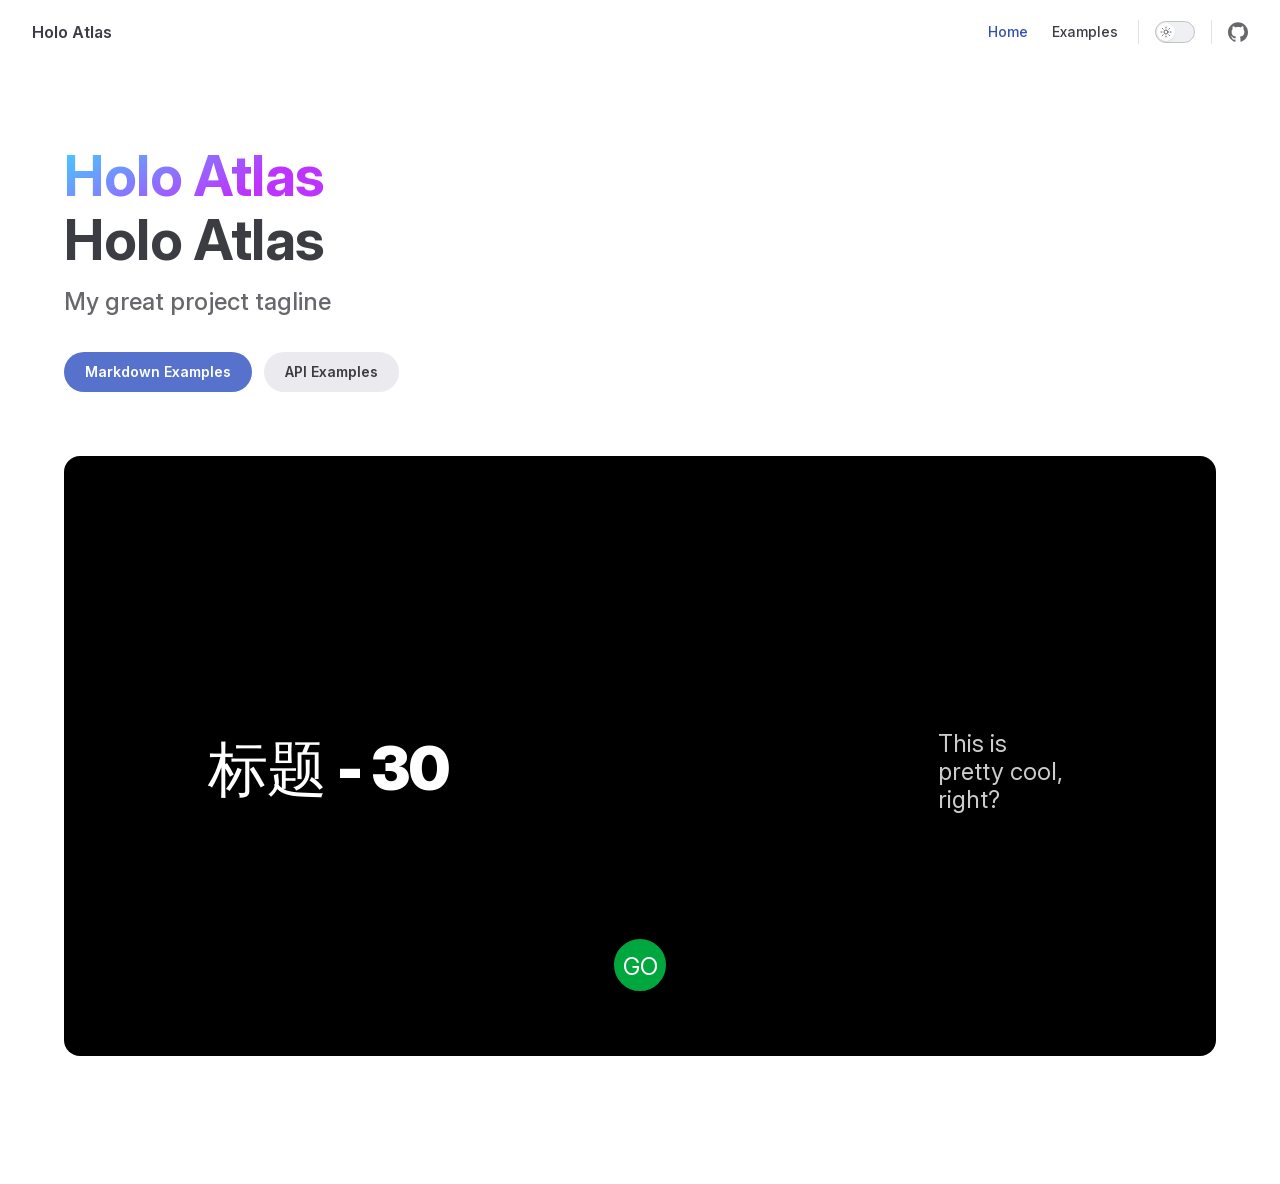
<file: index.html>
<!DOCTYPE html>
<html lang="en-US" dir="ltr">
  <head>
    <meta charset="utf-8">
    <meta name="viewport" content="width=device-width,initial-scale=1">
    <title>Holo Atlas</title>
    <meta name="description" content="Holo Atlas">
    <meta name="generator" content="VitePress v2.0.0-alpha.17">
    <link rel="preload stylesheet" href="/assets/style.C0pSFvmt.css" as="style">
    <link rel="preload stylesheet" href="/vp-icons.css" as="style">
    
    <script type="module" src="/assets/app.BnYKgpEv.js"></script>
    <link rel="preload" href="/assets/inter-roman-latin.Cy4MYw_J.woff2" as="font" type="font/woff2" crossorigin="">
    <link rel="modulepreload" href="/assets/chunks/theme.BZH7rrOc.js">
    <link rel="modulepreload" href="/assets/chunks/framework.C5BPAM3s.js">
    <link rel="modulepreload" href="/assets/index.md.185TMaJm.lean.js">
    <script id="check-dark-mode">(()=>{const e=localStorage.getItem("vitepress-theme-appearance")||"auto",a=window.matchMedia("(prefers-color-scheme: dark)").matches;(!e||e==="auto"?a:e==="dark")&&document.documentElement.classList.add("dark")})();</script>
    <script id="check-mac-os">document.documentElement.classList.toggle("mac",/Mac|iPhone|iPod|iPad/i.test(navigator.platform));</script>
  </head>
  <body>
    <div id="app"><div class="Layout" data-v-aef9a9fa><!--[--><!--]--><!--[--><span tabindex="-1" data-v-8d7295ed></span><a href="#VPContent" class="VPSkipLink visually-hidden" data-v-8d7295ed>Skip to content</a><!--]--><!----><header class="VPNav" data-v-aef9a9fa data-v-98a43cfc><div class="VPNavBar home top" data-v-98a43cfc data-v-8b102c9b><div class="wrapper" data-v-8b102c9b><div class="container" data-v-8b102c9b><div class="title" data-v-8b102c9b><div class="VPNavBarTitle" data-v-8b102c9b data-v-cf319fff><a class="title" href="/" data-v-cf319fff><!--[--><!--]--><!----><span data-v-cf319fff>Holo Atlas</span><!--[--><!--]--></a></div></div><div class="content" data-v-8b102c9b><div class="content-body" data-v-8b102c9b><!--[--><!--]--><div class="VPNavBarSearch search" data-v-8b102c9b data-v-304b71a0><!----></div><nav aria-labelledby="main-nav-aria-label" class="VPNavBarMenu menu" data-v-8b102c9b data-v-8cc89890><span id="main-nav-aria-label" class="visually-hidden" data-v-8cc89890> Main Navigation </span><!--[--><!--[--><a class="VPLink link VPNavBarMenuLink active" href="/" tabindex="0" data-v-8cc89890 data-v-5aba8f09><!--[--><span data-v-5aba8f09>Home</span><!--]--></a><!--]--><!--[--><a class="VPLink link VPNavBarMenuLink" href="/markdown-examples.html" tabindex="0" data-v-8cc89890 data-v-5aba8f09><!--[--><span data-v-5aba8f09>Examples</span><!--]--></a><!--]--><!--]--></nav><!----><div class="VPNavBarAppearance appearance" data-v-8b102c9b data-v-0ecdb287><button class="VPSwitch VPSwitchAppearance" type="button" role="switch" title aria-checked="false" data-v-0ecdb287 data-v-073c8018 data-v-3f1f76e5><span class="check" data-v-3f1f76e5><span class="icon" data-v-3f1f76e5><!--[--><span class="vpi-sun sun" data-v-073c8018></span><span class="vpi-moon moon" data-v-073c8018></span><!--]--></span></span></button></div><div class="VPSocialLinks VPNavBarSocialLinks social-links" data-v-8b102c9b data-v-d8252ab6 data-v-bcee3be4><!--[--><a class="VPSocialLink no-icon" href="https://github.com/vuejs/vitepress" aria-label="github" target="_blank" rel="me noopener" data-v-bcee3be4 data-v-0ebfae0f><span class="vpi-social-github"></span></a><!--]--></div><div class="VPFlyout VPNavBarExtra extra" data-v-8b102c9b data-v-3e835517 data-v-c76fa620><button type="button" class="button" aria-haspopup="true" aria-expanded="false" aria-label="extra navigation" data-v-c76fa620><span class="vpi-more-horizontal icon" data-v-c76fa620></span></button><div class="menu" data-v-c76fa620><div class="VPMenu" data-v-c76fa620 data-v-cb7f44f1><!----><!--[--><!--[--><!----><div class="group" data-v-3e835517><div class="item appearance" data-v-3e835517><p class="label" data-v-3e835517>Appearance</p><div class="appearance-action" data-v-3e835517><button class="VPSwitch VPSwitchAppearance" type="button" role="switch" title aria-checked="false" data-v-3e835517 data-v-073c8018 data-v-3f1f76e5><span class="check" data-v-3f1f76e5><span class="icon" data-v-3f1f76e5><!--[--><span class="vpi-sun sun" data-v-073c8018></span><span class="vpi-moon moon" data-v-073c8018></span><!--]--></span></span></button></div></div></div><div class="group" data-v-3e835517><div class="item social-links" data-v-3e835517><div class="VPSocialLinks social-links-list" data-v-3e835517 data-v-bcee3be4><!--[--><a class="VPSocialLink no-icon" href="https://github.com/vuejs/vitepress" aria-label="github" target="_blank" rel="me noopener" data-v-bcee3be4 data-v-0ebfae0f><span class="vpi-social-github"></span></a><!--]--></div></div></div><!--]--><!--]--></div></div></div><!--[--><!--]--><button type="button" class="VPNavBarHamburger hamburger" aria-label="mobile navigation" aria-expanded="false" aria-controls="VPNavScreen" data-v-8b102c9b data-v-47e3e20c><span class="container" data-v-47e3e20c><span class="top" data-v-47e3e20c></span><span class="middle" data-v-47e3e20c></span><span class="bottom" data-v-47e3e20c></span></span></button></div></div></div></div><div class="divider" data-v-8b102c9b><div class="divider-line" data-v-8b102c9b></div></div></div><!----></header><!----><!----><div class="VPContent is-home" id="VPContent" data-v-aef9a9fa data-v-6e72502a><div class="VPHome" data-v-6e72502a data-v-a425ba69><!--[--><!--]--><div class="VPHero VPHomeHero" data-v-a425ba69 data-v-fc0c4208><div class="container" data-v-fc0c4208><div class="main" data-v-fc0c4208><!--[--><!--]--><!--[--><h1 class="heading" data-v-fc0c4208><span class="name clip" data-v-fc0c4208>Holo Atlas</span><span class="text" data-v-fc0c4208>Holo Atlas</span></h1><p class="tagline" data-v-fc0c4208>My great project tagline</p><!--]--><!--[--><!--]--><div class="actions" data-v-fc0c4208><!--[--><!--]--><!--[--><div class="action" data-v-fc0c4208><a class="VPButton medium brand" href="/markdown-examples.html" data-v-fc0c4208 data-v-68658113><!--[-->Markdown Examples<!--]--></a></div><div class="action" data-v-fc0c4208><a class="VPButton medium alt" href="/api-examples.html" data-v-fc0c4208 data-v-68658113><!--[-->API Examples<!--]--></a></div><!--]--></div><!--[--><!--]--></div><!----></div></div><!--[--><!--]--><!--[--><!--]--><!----><!--[--><!--]--><div class="vp-doc container" style="" data-v-a425ba69 data-v-58d357b2><!--[--><div style="position:relative;" data-v-a425ba69><div><div><div style="height:600px;position:relative;" class="rounded-2xl overflow-hidden"><!----></div></div></div></div><!--]--></div></div></div><!----><!--[--><!--]--></div></div>
    <script>window.__VP_HASH_MAP__=JSON.parse("{\"api-examples.md\":\"X_QJQxjv\",\"index.md\":\"185TMaJm\",\"markdown-examples.md\":\"oE5Eh8HC\"}");window.__VP_SITE_DATA__=JSON.parse("{\"lang\":\"en-US\",\"dir\":\"ltr\",\"title\":\"Holo Atlas\",\"description\":\"Holo Atlas\",\"base\":\"/\",\"head\":[],\"router\":{\"prefetchLinks\":true},\"appearance\":true,\"themeConfig\":{\"nav\":[{\"text\":\"Home\",\"link\":\"/\"},{\"text\":\"Examples\",\"link\":\"/markdown-examples\"}],\"sidebar\":[{\"text\":\"Examples\",\"items\":[{\"text\":\"Markdown Examples\",\"link\":\"/markdown-examples\"},{\"text\":\"Runtime API Examples\",\"link\":\"/api-examples\"}]}],\"socialLinks\":[{\"icon\":\"github\",\"link\":\"https://github.com/vuejs/vitepress\"}]},\"locales\":{},\"scrollOffset\":134,\"cleanUrls\":false,\"additionalConfig\":{}}");</script>
    
  </body>
</html>
</file>
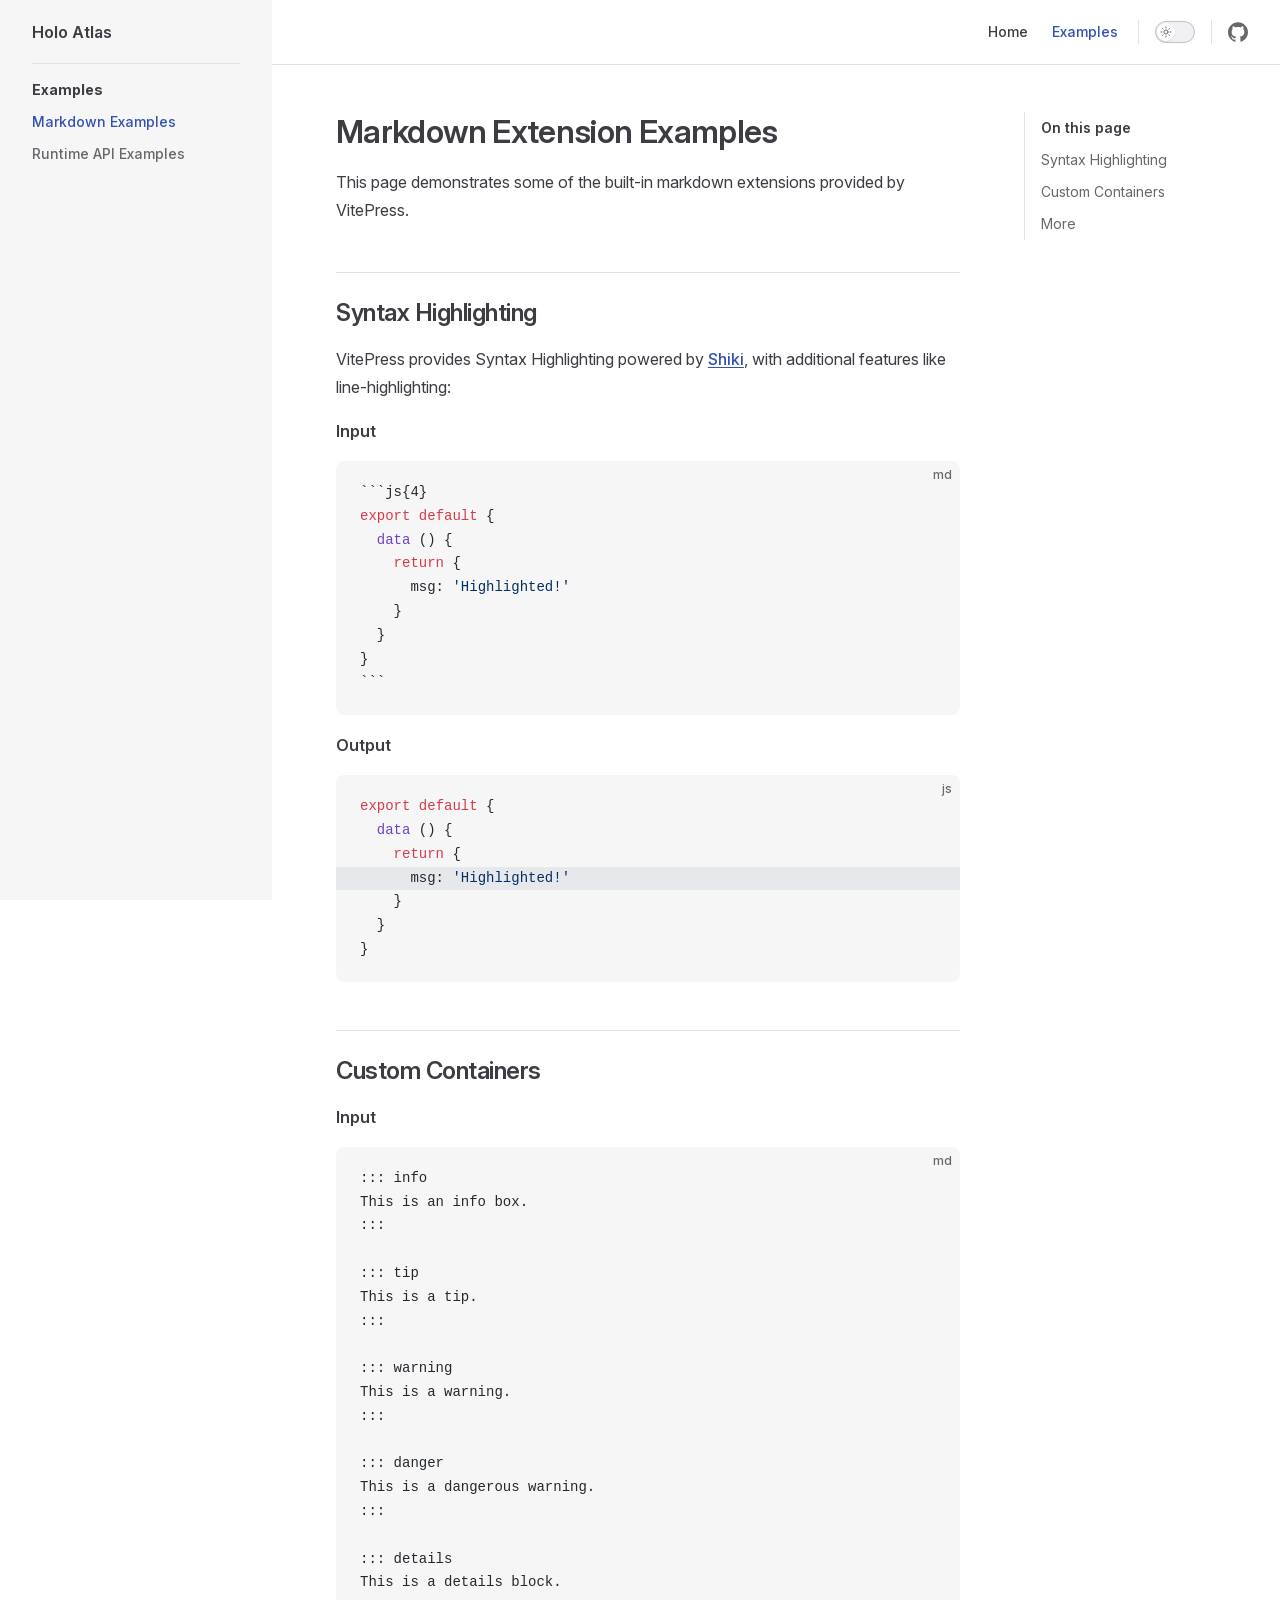
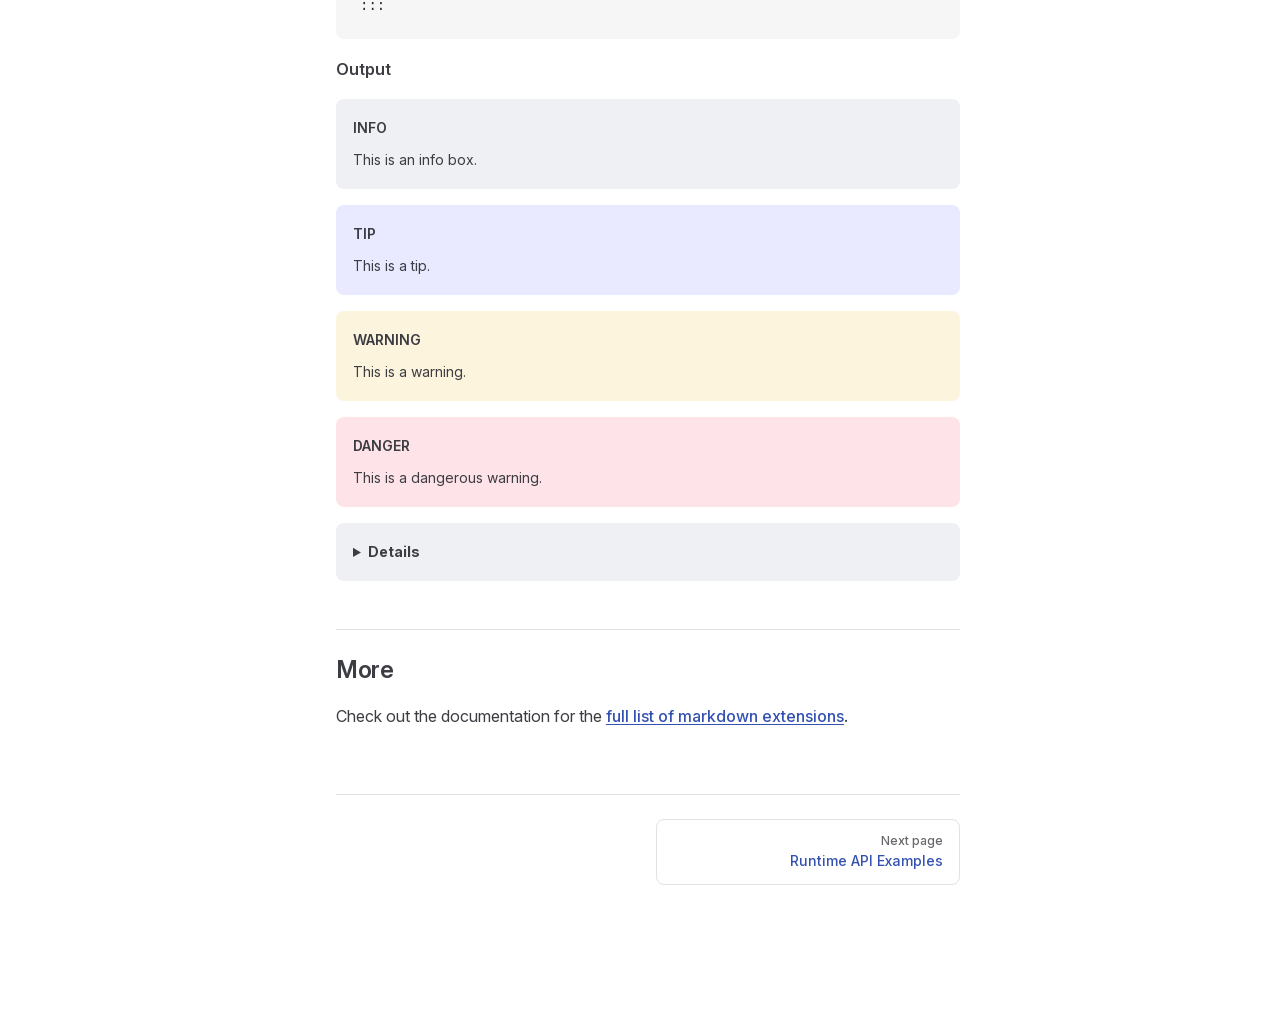
<file: markdown-examples.html>
<!DOCTYPE html>
<html lang="en-US" dir="ltr">
  <head>
    <meta charset="utf-8">
    <meta name="viewport" content="width=device-width,initial-scale=1">
    <title>Markdown Extension Examples | Holo Atlas</title>
    <meta name="description" content="Holo Atlas">
    <meta name="generator" content="VitePress v2.0.0-alpha.17">
    <link rel="preload stylesheet" href="/assets/style.C0pSFvmt.css" as="style">
    <link rel="preload stylesheet" href="/vp-icons.css" as="style">
    
    <script type="module" src="/assets/app.BnYKgpEv.js"></script>
    <link rel="preload" href="/assets/inter-roman-latin.Cy4MYw_J.woff2" as="font" type="font/woff2" crossorigin="">
    <link rel="modulepreload" href="/assets/chunks/theme.BZH7rrOc.js">
    <link rel="modulepreload" href="/assets/chunks/framework.C5BPAM3s.js">
    <link rel="modulepreload" href="/assets/markdown-examples.md.oE5Eh8HC.lean.js">
    <script id="check-dark-mode">(()=>{const e=localStorage.getItem("vitepress-theme-appearance")||"auto",a=window.matchMedia("(prefers-color-scheme: dark)").matches;(!e||e==="auto"?a:e==="dark")&&document.documentElement.classList.add("dark")})();</script>
    <script id="check-mac-os">document.documentElement.classList.toggle("mac",/Mac|iPhone|iPod|iPad/i.test(navigator.platform));</script>
  </head>
  <body>
    <div id="app"><div class="Layout" data-v-aef9a9fa><!--[--><!--]--><!--[--><span tabindex="-1" data-v-8d7295ed></span><a href="#VPContent" class="VPSkipLink visually-hidden" data-v-8d7295ed>Skip to content</a><!--]--><!----><header class="VPNav" data-v-aef9a9fa data-v-98a43cfc><div class="VPNavBar has-sidebar top" data-v-98a43cfc data-v-8b102c9b><div class="wrapper" data-v-8b102c9b><div class="container" data-v-8b102c9b><div class="title" data-v-8b102c9b><div class="VPNavBarTitle has-sidebar" data-v-8b102c9b data-v-cf319fff><a class="title" href="/" data-v-cf319fff><!--[--><!--]--><!----><span data-v-cf319fff>Holo Atlas</span><!--[--><!--]--></a></div></div><div class="content" data-v-8b102c9b><div class="content-body" data-v-8b102c9b><!--[--><!--]--><div class="VPNavBarSearch search" data-v-8b102c9b data-v-304b71a0><!----></div><nav aria-labelledby="main-nav-aria-label" class="VPNavBarMenu menu" data-v-8b102c9b data-v-8cc89890><span id="main-nav-aria-label" class="visually-hidden" data-v-8cc89890> Main Navigation </span><!--[--><!--[--><a class="VPLink link VPNavBarMenuLink" href="/" tabindex="0" data-v-8cc89890 data-v-5aba8f09><!--[--><span data-v-5aba8f09>Home</span><!--]--></a><!--]--><!--[--><a class="VPLink link VPNavBarMenuLink active" href="/markdown-examples.html" tabindex="0" data-v-8cc89890 data-v-5aba8f09><!--[--><span data-v-5aba8f09>Examples</span><!--]--></a><!--]--><!--]--></nav><!----><div class="VPNavBarAppearance appearance" data-v-8b102c9b data-v-0ecdb287><button class="VPSwitch VPSwitchAppearance" type="button" role="switch" title aria-checked="false" data-v-0ecdb287 data-v-073c8018 data-v-3f1f76e5><span class="check" data-v-3f1f76e5><span class="icon" data-v-3f1f76e5><!--[--><span class="vpi-sun sun" data-v-073c8018></span><span class="vpi-moon moon" data-v-073c8018></span><!--]--></span></span></button></div><div class="VPSocialLinks VPNavBarSocialLinks social-links" data-v-8b102c9b data-v-d8252ab6 data-v-bcee3be4><!--[--><a class="VPSocialLink no-icon" href="https://github.com/vuejs/vitepress" aria-label="github" target="_blank" rel="me noopener" data-v-bcee3be4 data-v-0ebfae0f><span class="vpi-social-github"></span></a><!--]--></div><div class="VPFlyout VPNavBarExtra extra" data-v-8b102c9b data-v-3e835517 data-v-c76fa620><button type="button" class="button" aria-haspopup="true" aria-expanded="false" aria-label="extra navigation" data-v-c76fa620><span class="vpi-more-horizontal icon" data-v-c76fa620></span></button><div class="menu" data-v-c76fa620><div class="VPMenu" data-v-c76fa620 data-v-cb7f44f1><!----><!--[--><!--[--><!----><div class="group" data-v-3e835517><div class="item appearance" data-v-3e835517><p class="label" data-v-3e835517>Appearance</p><div class="appearance-action" data-v-3e835517><button class="VPSwitch VPSwitchAppearance" type="button" role="switch" title aria-checked="false" data-v-3e835517 data-v-073c8018 data-v-3f1f76e5><span class="check" data-v-3f1f76e5><span class="icon" data-v-3f1f76e5><!--[--><span class="vpi-sun sun" data-v-073c8018></span><span class="vpi-moon moon" data-v-073c8018></span><!--]--></span></span></button></div></div></div><div class="group" data-v-3e835517><div class="item social-links" data-v-3e835517><div class="VPSocialLinks social-links-list" data-v-3e835517 data-v-bcee3be4><!--[--><a class="VPSocialLink no-icon" href="https://github.com/vuejs/vitepress" aria-label="github" target="_blank" rel="me noopener" data-v-bcee3be4 data-v-0ebfae0f><span class="vpi-social-github"></span></a><!--]--></div></div></div><!--]--><!--]--></div></div></div><!--[--><!--]--><button type="button" class="VPNavBarHamburger hamburger" aria-label="mobile navigation" aria-expanded="false" aria-controls="VPNavScreen" data-v-8b102c9b data-v-47e3e20c><span class="container" data-v-47e3e20c><span class="top" data-v-47e3e20c></span><span class="middle" data-v-47e3e20c></span><span class="bottom" data-v-47e3e20c></span></span></button></div></div></div></div><div class="divider" data-v-8b102c9b><div class="divider-line" data-v-8b102c9b></div></div></div><!----></header><div class="VPLocalNav has-sidebar empty" data-v-aef9a9fa data-v-aa08be25><div class="container" data-v-aa08be25><button class="menu" aria-expanded="false" aria-controls="VPSidebarNav" data-v-aa08be25><span class="vpi-align-left menu-icon" data-v-aa08be25></span><span class="menu-text" data-v-aa08be25>Menu</span></button><div class="VPLocalNavOutlineDropdown" style="--vp-vh:0px;" data-v-aa08be25 data-v-4b373655><button data-v-4b373655>Return to top</button><!----></div></div></div><aside class="VPSidebar" data-v-aef9a9fa data-v-89391178><div class="curtain" data-v-89391178></div><nav class="nav" id="VPSidebarNav" aria-labelledby="sidebar-aria-label" tabindex="-1" data-v-89391178><span class="visually-hidden" id="sidebar-aria-label" data-v-89391178> Sidebar Navigation </span><!--[--><!--]--><!--[--><div class="no-transition group" data-v-fb526e56><section class="VPSidebarItem level-0 has-active" data-v-fb526e56 data-v-0d351429><div class="item" role="button" tabindex="0" data-v-0d351429><div class="indicator" data-v-0d351429></div><h2 class="text" data-v-0d351429>Examples</h2><!----></div><div class="items" data-v-0d351429><!--[--><div class="VPSidebarItem level-1 is-link" data-v-0d351429 data-v-0d351429><div class="item" data-v-0d351429><div class="indicator" data-v-0d351429></div><a class="VPLink link link" href="/markdown-examples.html" data-v-0d351429><!--[--><p class="text" data-v-0d351429>Markdown Examples</p><!--]--></a><!----></div><!----></div><div class="VPSidebarItem level-1 is-link" data-v-0d351429 data-v-0d351429><div class="item" data-v-0d351429><div class="indicator" data-v-0d351429></div><a class="VPLink link link" href="/api-examples.html" data-v-0d351429><!--[--><p class="text" data-v-0d351429>Runtime API Examples</p><!--]--></a><!----></div><!----></div><!--]--></div></section></div><!--]--><!--[--><!--]--></nav></aside><div class="VPContent has-sidebar" id="VPContent" data-v-aef9a9fa data-v-6e72502a><div class="VPDoc has-sidebar has-aside" data-v-6e72502a data-v-9a6e3ad7><!--[--><!--]--><div class="container" data-v-9a6e3ad7><div class="aside" data-v-9a6e3ad7><div class="aside-curtain" data-v-9a6e3ad7></div><div class="aside-container" data-v-9a6e3ad7><div class="aside-content" data-v-9a6e3ad7><div class="VPDocAside" data-v-9a6e3ad7 data-v-b2863e58><!--[--><!--]--><!--[--><!--]--><nav aria-labelledby="doc-outline-aria-label" class="VPDocAsideOutline" data-v-b2863e58 data-v-5186ba35><div class="content" data-v-5186ba35><div class="outline-marker" data-v-5186ba35></div><div aria-level="2" class="outline-title" id="doc-outline-aria-label" role="heading" data-v-5186ba35>On this page</div><ul class="VPDocOutlineItem root" data-v-5186ba35 data-v-77c24ba2><!--[--><!--]--></ul></div></nav><!--[--><!--]--><div class="spacer" data-v-b2863e58></div><!--[--><!--]--><!----><!--[--><!--]--><!--[--><!--]--></div></div></div></div><div class="content" data-v-9a6e3ad7><div class="content-container" data-v-9a6e3ad7><!--[--><!--]--><main class="main" data-v-9a6e3ad7><div style="position:relative;" class="vp-doc _markdown-examples" data-v-9a6e3ad7><div><h1 id="markdown-extension-examples" tabindex="-1">Markdown Extension Examples <a class="header-anchor" href="#markdown-extension-examples" aria-label="Permalink to “Markdown Extension Examples”">​</a></h1><p>This page demonstrates some of the built-in markdown extensions provided by VitePress.</p><h2 id="syntax-highlighting" tabindex="-1">Syntax Highlighting <a class="header-anchor" href="#syntax-highlighting" aria-label="Permalink to “Syntax Highlighting”">​</a></h2><p>VitePress provides Syntax Highlighting powered by <a href="https://github.com/shikijs/shiki" target="_blank" rel="noreferrer">Shiki</a>, with additional features like line-highlighting:</p><p><strong>Input</strong></p><div class="language-md"><button title="Copy Code" class="copy"></button><span class="lang">md</span><pre class="shiki shiki-themes github-light github-dark" style="--shiki-light:#24292e;--shiki-dark:#e1e4e8;--shiki-light-bg:#fff;--shiki-dark-bg:#24292e;" tabindex="0" dir="ltr"><code><span class="line"><span style="--shiki-light:#24292E;--shiki-dark:#E1E4E8;">```js{4}</span></span>
<span class="line"><span style="--shiki-light:#D73A49;--shiki-dark:#F97583;">export</span><span style="--shiki-light:#D73A49;--shiki-dark:#F97583;"> default</span><span style="--shiki-light:#24292E;--shiki-dark:#E1E4E8;"> {</span></span>
<span class="line"><span style="--shiki-light:#6F42C1;--shiki-dark:#B392F0;">  data</span><span style="--shiki-light:#24292E;--shiki-dark:#E1E4E8;"> () {</span></span>
<span class="line"><span style="--shiki-light:#D73A49;--shiki-dark:#F97583;">    return</span><span style="--shiki-light:#24292E;--shiki-dark:#E1E4E8;"> {</span></span>
<span class="line"><span style="--shiki-light:#24292E;--shiki-dark:#E1E4E8;">      msg: </span><span style="--shiki-light:#032F62;--shiki-dark:#9ECBFF;">&#39;Highlighted!&#39;</span></span>
<span class="line"><span style="--shiki-light:#24292E;--shiki-dark:#E1E4E8;">    }</span></span>
<span class="line"><span style="--shiki-light:#24292E;--shiki-dark:#E1E4E8;">  }</span></span>
<span class="line"><span style="--shiki-light:#24292E;--shiki-dark:#E1E4E8;">}</span></span>
<span class="line"><span style="--shiki-light:#24292E;--shiki-dark:#E1E4E8;">```</span></span></code></pre></div><p><strong>Output</strong></p><div class="language-js"><button title="Copy Code" class="copy"></button><span class="lang">js</span><pre class="shiki shiki-themes github-light github-dark" style="--shiki-light:#24292e;--shiki-dark:#e1e4e8;--shiki-light-bg:#fff;--shiki-dark-bg:#24292e;" tabindex="0" dir="ltr"><code><span class="line"><span style="--shiki-light:#D73A49;--shiki-dark:#F97583;">export</span><span style="--shiki-light:#D73A49;--shiki-dark:#F97583;"> default</span><span style="--shiki-light:#24292E;--shiki-dark:#E1E4E8;"> {</span></span>
<span class="line"><span style="--shiki-light:#6F42C1;--shiki-dark:#B392F0;">  data</span><span style="--shiki-light:#24292E;--shiki-dark:#E1E4E8;"> () {</span></span>
<span class="line"><span style="--shiki-light:#D73A49;--shiki-dark:#F97583;">    return</span><span style="--shiki-light:#24292E;--shiki-dark:#E1E4E8;"> {</span></span>
<span class="line highlighted"><span style="--shiki-light:#24292E;--shiki-dark:#E1E4E8;">      msg: </span><span style="--shiki-light:#032F62;--shiki-dark:#9ECBFF;">&#39;Highlighted!&#39;</span></span>
<span class="line"><span style="--shiki-light:#24292E;--shiki-dark:#E1E4E8;">    }</span></span>
<span class="line"><span style="--shiki-light:#24292E;--shiki-dark:#E1E4E8;">  }</span></span>
<span class="line"><span style="--shiki-light:#24292E;--shiki-dark:#E1E4E8;">}</span></span></code></pre></div><h2 id="custom-containers" tabindex="-1">Custom Containers <a class="header-anchor" href="#custom-containers" aria-label="Permalink to “Custom Containers”">​</a></h2><p><strong>Input</strong></p><div class="language-md"><button title="Copy Code" class="copy"></button><span class="lang">md</span><pre class="shiki shiki-themes github-light github-dark" style="--shiki-light:#24292e;--shiki-dark:#e1e4e8;--shiki-light-bg:#fff;--shiki-dark-bg:#24292e;" tabindex="0" dir="ltr"><code><span class="line"><span style="--shiki-light:#24292E;--shiki-dark:#E1E4E8;">::: info</span></span>
<span class="line"><span style="--shiki-light:#24292E;--shiki-dark:#E1E4E8;">This is an info box.</span></span>
<span class="line"><span style="--shiki-light:#24292E;--shiki-dark:#E1E4E8;">:::</span></span>
<span class="line"></span>
<span class="line"><span style="--shiki-light:#24292E;--shiki-dark:#E1E4E8;">::: tip</span></span>
<span class="line"><span style="--shiki-light:#24292E;--shiki-dark:#E1E4E8;">This is a tip.</span></span>
<span class="line"><span style="--shiki-light:#24292E;--shiki-dark:#E1E4E8;">:::</span></span>
<span class="line"></span>
<span class="line"><span style="--shiki-light:#24292E;--shiki-dark:#E1E4E8;">::: warning</span></span>
<span class="line"><span style="--shiki-light:#24292E;--shiki-dark:#E1E4E8;">This is a warning.</span></span>
<span class="line"><span style="--shiki-light:#24292E;--shiki-dark:#E1E4E8;">:::</span></span>
<span class="line"></span>
<span class="line"><span style="--shiki-light:#24292E;--shiki-dark:#E1E4E8;">::: danger</span></span>
<span class="line"><span style="--shiki-light:#24292E;--shiki-dark:#E1E4E8;">This is a dangerous warning.</span></span>
<span class="line"><span style="--shiki-light:#24292E;--shiki-dark:#E1E4E8;">:::</span></span>
<span class="line"></span>
<span class="line"><span style="--shiki-light:#24292E;--shiki-dark:#E1E4E8;">::: details</span></span>
<span class="line"><span style="--shiki-light:#24292E;--shiki-dark:#E1E4E8;">This is a details block.</span></span>
<span class="line"><span style="--shiki-light:#24292E;--shiki-dark:#E1E4E8;">:::</span></span></code></pre></div><p><strong>Output</strong></p><div class="info custom-block"><p class="custom-block-title custom-block-title-default">INFO</p><p>This is an info box.</p></div><div class="tip custom-block"><p class="custom-block-title custom-block-title-default">TIP</p><p>This is a tip.</p></div><div class="warning custom-block"><p class="custom-block-title custom-block-title-default">WARNING</p><p>This is a warning.</p></div><div class="danger custom-block"><p class="custom-block-title custom-block-title-default">DANGER</p><p>This is a dangerous warning.</p></div><details class="details custom-block"><summary>Details</summary><p>This is a details block.</p></details><h2 id="more" tabindex="-1">More <a class="header-anchor" href="#more" aria-label="Permalink to “More”">​</a></h2><p>Check out the documentation for the <a href="https://vitepress.dev/guide/markdown" target="_blank" rel="noreferrer">full list of markdown extensions</a>.</p></div></div></main><footer class="VPDocFooter" data-v-9a6e3ad7 data-v-bc323ec4><!--[--><!--]--><!----><nav class="prev-next" aria-labelledby="doc-footer-aria-label" data-v-bc323ec4><span class="visually-hidden" id="doc-footer-aria-label" data-v-bc323ec4>Pager</span><div class="pager" data-v-bc323ec4><!----></div><div class="pager" data-v-bc323ec4><a class="VPLink link pager-link next" href="/api-examples.html" data-v-bc323ec4><!--[--><span class="desc" data-v-bc323ec4>Next page</span><span class="title" data-v-bc323ec4>Runtime API Examples</span><!--]--></a></div></nav></footer><!--[--><!--]--></div></div></div><!--[--><!--]--></div></div><!----><!--[--><!--]--></div></div>
    <script>window.__VP_HASH_MAP__=JSON.parse("{\"api-examples.md\":\"X_QJQxjv\",\"index.md\":\"185TMaJm\",\"markdown-examples.md\":\"oE5Eh8HC\"}");window.__VP_SITE_DATA__=JSON.parse("{\"lang\":\"en-US\",\"dir\":\"ltr\",\"title\":\"Holo Atlas\",\"description\":\"Holo Atlas\",\"base\":\"/\",\"head\":[],\"router\":{\"prefetchLinks\":true},\"appearance\":true,\"themeConfig\":{\"nav\":[{\"text\":\"Home\",\"link\":\"/\"},{\"text\":\"Examples\",\"link\":\"/markdown-examples\"}],\"sidebar\":[{\"text\":\"Examples\",\"items\":[{\"text\":\"Markdown Examples\",\"link\":\"/markdown-examples\"},{\"text\":\"Runtime API Examples\",\"link\":\"/api-examples\"}]}],\"socialLinks\":[{\"icon\":\"github\",\"link\":\"https://github.com/vuejs/vitepress\"}]},\"locales\":{},\"scrollOffset\":134,\"cleanUrls\":false,\"additionalConfig\":{}}");</script>
    
  </body>
</html>
</file>
<file: assets/style.C0pSFvmt.css>
@font-face{font-family:Inter;font-style:normal;font-weight:100 900;font-display:swap;src:url(/assets/inter-roman-cyrillic-ext.BeNbU08G.woff2) format("woff2");unicode-range:U+0460-052F,U+1C80-1C8A,U+20B4,U+2DE0-2DFF,U+A640-A69F,U+FE2E-FE2F}@font-face{font-family:Inter;font-style:normal;font-weight:100 900;font-display:swap;src:url(/assets/inter-roman-cyrillic.CD0kT8R4.woff2) format("woff2");unicode-range:U+0301,U+0400-045F,U+0490-0491,U+04B0-04B1,U+2116}@font-face{font-family:Inter;font-style:normal;font-weight:100 900;font-display:swap;src:url(/assets/inter-roman-greek-ext.CFAEQ5Ow.woff2) format("woff2");unicode-range:U+1F00-1FFF}@font-face{font-family:Inter;font-style:normal;font-weight:100 900;font-display:swap;src:url(/assets/inter-roman-greek.Dsf7YjP7.woff2) format("woff2");unicode-range:U+0370-0377,U+037A-037F,U+0384-038A,U+038C,U+038E-03A1,U+03A3-03FF}@font-face{font-family:Inter;font-style:normal;font-weight:100 900;font-display:swap;src:url(/assets/inter-roman-vietnamese.CpqCnS2H.woff2) format("woff2");unicode-range:U+0102-0103,U+0110-0111,U+0128-0129,U+0168-0169,U+01A0-01A1,U+01AF-01B0,U+0300-0301,U+0303-0304,U+0308-0309,U+0323,U+0329,U+1EA0-1EF9,U+20AB}@font-face{font-family:Inter;font-style:normal;font-weight:100 900;font-display:swap;src:url(/assets/inter-roman-latin-ext.Dl_ayf4-.woff2) format("woff2");unicode-range:U+0100-02BA,U+02BD-02C5,U+02C7-02CC,U+02CE-02D7,U+02DD-02FF,U+0304,U+0308,U+0329,U+1D00-1DBF,U+1E00-1E9F,U+1EF2-1EFF,U+2020,U+20A0-20AB,U+20AD-20C0,U+2113,U+2C60-2C7F,U+A720-A7FF}@font-face{font-family:Inter;font-style:normal;font-weight:100 900;font-display:swap;src:url(/assets/inter-roman-latin.Cy4MYw_J.woff2) format("woff2");unicode-range:U+0000-00FF,U+0131,U+0152-0153,U+02BB-02BC,U+02C6,U+02DA,U+02DC,U+0304,U+0308,U+0329,U+2000-206F,U+20AC,U+2122,U+2191,U+2193,U+2212,U+2215,U+FEFF,U+FFFD}@font-face{font-family:Inter;font-style:italic;font-weight:100 900;font-display:swap;src:url(/assets/inter-italic-cyrillic-ext._dlW9xFb.woff2) format("woff2");unicode-range:U+0460-052F,U+1C80-1C8A,U+20B4,U+2DE0-2DFF,U+A640-A69F,U+FE2E-FE2F}@font-face{font-family:Inter;font-style:italic;font-weight:100 900;font-display:swap;src:url(/assets/inter-italic-cyrillic.D7dRslh9.woff2) format("woff2");unicode-range:U+0301,U+0400-045F,U+0490-0491,U+04B0-04B1,U+2116}@font-face{font-family:Inter;font-style:italic;font-weight:100 900;font-display:swap;src:url(/assets/inter-italic-greek-ext.Ct-Tf2bq.woff2) format("woff2");unicode-range:U+1F00-1FFF}@font-face{font-family:Inter;font-style:italic;font-weight:100 900;font-display:swap;src:url(/assets/inter-italic-greek.DNcpQ8QC.woff2) format("woff2");unicode-range:U+0370-0377,U+037A-037F,U+0384-038A,U+038C,U+038E-03A1,U+03A3-03FF}@font-face{font-family:Inter;font-style:italic;font-weight:100 900;font-display:swap;src:url(/assets/inter-italic-vietnamese.BI5UxJD-.woff2) format("woff2");unicode-range:U+0102-0103,U+0110-0111,U+0128-0129,U+0168-0169,U+01A0-01A1,U+01AF-01B0,U+0300-0301,U+0303-0304,U+0308-0309,U+0323,U+0329,U+1EA0-1EF9,U+20AB}@font-face{font-family:Inter;font-style:italic;font-weight:100 900;font-display:swap;src:url(/assets/inter-italic-latin-ext.DytegdRQ.woff2) format("woff2");unicode-range:U+0100-02BA,U+02BD-02C5,U+02C7-02CC,U+02CE-02D7,U+02DD-02FF,U+0304,U+0308,U+0329,U+1D00-1DBF,U+1E00-1E9F,U+1EF2-1EFF,U+2020,U+20A0-20AB,U+20AD-20C0,U+2113,U+2C60-2C7F,U+A720-A7FF}@font-face{font-family:Inter;font-style:italic;font-weight:100 900;font-display:swap;src:url(/assets/inter-italic-latin.COaG5lWR.woff2) format("woff2");unicode-range:U+0000-00FF,U+0131,U+0152-0153,U+02BB-02BC,U+02C6,U+02DA,U+02DC,U+0304,U+0308,U+0329,U+2000-206F,U+20AC,U+2122,U+2191,U+2193,U+2212,U+2215,U+FEFF,U+FFFD}@font-face{font-family:Inter4CJK;font-style:normal;font-weight:100 900;font-display:swap;src:url(/assets/inter-roman-cyrillic-ext.BeNbU08G.woff2) format("woff2");unicode-range:U+0460-052F,U+1C80-1C88,U+20B4,U+2DE0-2DFF,U+A640-A69F,U+FE2E-FE2F}@font-face{font-family:Inter4CJK;font-style:normal;font-weight:100 900;font-display:swap;src:url(/assets/inter-roman-cyrillic.CD0kT8R4.woff2) format("woff2");unicode-range:U+0301,U+0400-045F,U+0490-0491,U+04B0-04B1,U+2116}@font-face{font-family:Inter4CJK;font-style:normal;font-weight:100 900;font-display:swap;src:url(/assets/inter-roman-greek-ext.CFAEQ5Ow.woff2) format("woff2");unicode-range:U+1F00-1FFF}@font-face{font-family:Inter4CJK;font-style:normal;font-weight:100 900;font-display:swap;src:url(/assets/inter-roman-greek.Dsf7YjP7.woff2) format("woff2");unicode-range:U+0370-0377,U+037A-037F,U+0384-038A,U+038C,U+038E-03A1,U+03A3-03FF}@font-face{font-family:Inter4CJK;font-style:normal;font-weight:100 900;font-display:swap;src:url(/assets/inter-roman-vietnamese.CpqCnS2H.woff2) format("woff2");unicode-range:U+0102-0103,U+0110-0111,U+0128-0129,U+0168-0169,U+01A0-01A1,U+01AF-01B0,U+0300-0301,U+0303-0304,U+0308-0309,U+0323,U+0329,U+1EA0-1EF9,U+20AB}@font-face{font-family:Inter4CJK;font-style:normal;font-weight:100 900;font-display:swap;src:url(/assets/inter-roman-latin-ext.Dl_ayf4-.woff2) format("woff2");unicode-range:U+0100-02AF,U+0304,U+0308,U+0329,U+1E00-1E9F,U+1EF2-1EFF,U+2020,U+20A0-20AB,U+20AD-20C0,U+2113,U+2C60-2C7F,U+A720-A7FF}@font-face{font-family:Inter4CJK;font-style:normal;font-weight:100 900;font-display:swap;src:url(/assets/inter-roman-latin.Cy4MYw_J.woff2) format("woff2");unicode-range:U+0000-007D,U+007F-00B6,U+00B8-00FF,U+0131,U+0152-0153,U+02BB-02BC,U+02C6,U+02DA,U+02DC,U+0304,U+0308,U+0329,U+2000-2012,U+2016-2017,U+201A-201B,U+201E-2025,U+2027-206F,U+2074,U+20AC,U+2122,U+2191,U+2193,U+2212,U+2215,U+FEFF,U+FFFD}@font-face{font-family:Inter4CJK;font-style:italic;font-weight:100 900;font-display:swap;src:url(/assets/inter-italic-cyrillic-ext._dlW9xFb.woff2) format("woff2");unicode-range:U+0460-052F,U+1C80-1C88,U+20B4,U+2DE0-2DFF,U+A640-A69F,U+FE2E-FE2F}@font-face{font-family:Inter4CJK;font-style:italic;font-weight:100 900;font-display:swap;src:url(/assets/inter-italic-cyrillic.D7dRslh9.woff2) format("woff2");unicode-range:U+0301,U+0400-045F,U+0490-0491,U+04B0-04B1,U+2116}@font-face{font-family:Inter4CJK;font-style:italic;font-weight:100 900;font-display:swap;src:url(/assets/inter-italic-greek-ext.Ct-Tf2bq.woff2) format("woff2");unicode-range:U+1F00-1FFF}@font-face{font-family:Inter4CJK;font-style:italic;font-weight:100 900;font-display:swap;src:url(/assets/inter-italic-greek.DNcpQ8QC.woff2) format("woff2");unicode-range:U+0370-0377,U+037A-037F,U+0384-038A,U+038C,U+038E-03A1,U+03A3-03FF}@font-face{font-family:Inter4CJK;font-style:italic;font-weight:100 900;font-display:swap;src:url(/assets/inter-italic-vietnamese.BI5UxJD-.woff2) format("woff2");unicode-range:U+0102-0103,U+0110-0111,U+0128-0129,U+0168-0169,U+01A0-01A1,U+01AF-01B0,U+0300-0301,U+0303-0304,U+0308-0309,U+0323,U+0329,U+1EA0-1EF9,U+20AB}@font-face{font-family:Inter4CJK;font-style:italic;font-weight:100 900;font-display:swap;src:url(/assets/inter-italic-latin-ext.DytegdRQ.woff2) format("woff2");unicode-range:U+0100-02AF,U+0304,U+0308,U+0329,U+1E00-1E9F,U+1EF2-1EFF,U+2020,U+20A0-20AB,U+20AD-20C0,U+2113,U+2C60-2C7F,U+A720-A7FF}@font-face{font-family:Inter4CJK;font-style:italic;font-weight:100 900;font-display:swap;src:url(/assets/inter-italic-latin.COaG5lWR.woff2) format("woff2");unicode-range:U+0000-007D,U+007F-00B6,U+00B8-00FF,U+0131,U+0152-0153,U+02BB-02BC,U+02C6,U+02DA,U+02DC,U+0304,U+0308,U+0329,U+2000-2012,U+2016-2017,U+201A-201B,U+201E-2025,U+2027-206F,U+2074,U+20AC,U+2122,U+2191,U+2193,U+2212,U+2215,U+FEFF,U+FFFD}:root{--vp-c-white: #ffffff;--vp-c-black: #000000;--vp-c-neutral: var(--vp-c-black);--vp-c-neutral-inverse: var(--vp-c-white)}.dark{--vp-c-neutral: var(--vp-c-white);--vp-c-neutral-inverse: var(--vp-c-black)}:root{--vp-c-gray-1: #dddde3;--vp-c-gray-2: #e4e4e9;--vp-c-gray-3: #ebebef;--vp-c-gray-soft: rgba(142, 150, 170, .14);--vp-c-indigo-1: #3451b2;--vp-c-indigo-2: #3a5ccc;--vp-c-indigo-3: #5672cd;--vp-c-indigo-soft: rgba(100, 108, 255, .14);--vp-c-purple-1: #6f42c1;--vp-c-purple-2: #7e4cc9;--vp-c-purple-3: #8e5cd9;--vp-c-purple-soft: rgba(159, 122, 234, .14);--vp-c-green-1: #18794e;--vp-c-green-2: #299764;--vp-c-green-3: #30a46c;--vp-c-green-soft: rgba(16, 185, 129, .14);--vp-c-yellow-1: #915930;--vp-c-yellow-2: #946300;--vp-c-yellow-3: #9f6a00;--vp-c-yellow-soft: rgba(234, 179, 8, .14);--vp-c-red-1: #b8272c;--vp-c-red-2: #d5393e;--vp-c-red-3: #e0575b;--vp-c-red-soft: rgba(244, 63, 94, .14);--vp-c-sponsor: #db2777}.dark{--vp-c-gray-1: #515c67;--vp-c-gray-2: #414853;--vp-c-gray-3: #32363f;--vp-c-gray-soft: rgba(101, 117, 133, .16);--vp-c-indigo-1: #a8b1ff;--vp-c-indigo-2: #5c73e7;--vp-c-indigo-3: #3e63dd;--vp-c-indigo-soft: rgba(100, 108, 255, .16);--vp-c-purple-1: #c8abfa;--vp-c-purple-2: #a879e6;--vp-c-purple-3: #8e5cd9;--vp-c-purple-soft: rgba(159, 122, 234, .16);--vp-c-green-1: #3dd68c;--vp-c-green-2: #30a46c;--vp-c-green-3: #298459;--vp-c-green-soft: rgba(16, 185, 129, .16);--vp-c-yellow-1: #f9b44e;--vp-c-yellow-2: #da8b17;--vp-c-yellow-3: #a46a0a;--vp-c-yellow-soft: rgba(234, 179, 8, .16);--vp-c-red-1: #f66f81;--vp-c-red-2: #f14158;--vp-c-red-3: #b62a3c;--vp-c-red-soft: rgba(244, 63, 94, .16)}:root{--vp-c-bg: #ffffff;--vp-c-bg-alt: #f6f6f7;--vp-c-bg-elv: #ffffff;--vp-c-bg-soft: #f6f6f7}.dark{--vp-c-bg: #1b1b1f;--vp-c-bg-alt: #161618;--vp-c-bg-elv: #202127;--vp-c-bg-soft: #202127}:root{--vp-c-border: #c2c2c4;--vp-c-divider: #e2e2e3;--vp-c-gutter: #e2e2e3}.dark{--vp-c-border: #3c3f44;--vp-c-divider: #2e2e32;--vp-c-gutter: #000000}:root{--vp-c-text-1: #3c3c43;--vp-c-text-2: #67676c;--vp-c-text-3: #929295}.dark{--vp-c-text-1: #dfdfd6;--vp-c-text-2: #98989f;--vp-c-text-3: #6a6a71}:root{--vp-c-default-1: var(--vp-c-gray-1);--vp-c-default-2: var(--vp-c-gray-2);--vp-c-default-3: var(--vp-c-gray-3);--vp-c-default-soft: var(--vp-c-gray-soft);--vp-c-brand-1: var(--vp-c-indigo-1);--vp-c-brand-2: var(--vp-c-indigo-2);--vp-c-brand-3: var(--vp-c-indigo-3);--vp-c-brand-soft: var(--vp-c-indigo-soft);--vp-c-brand: var(--vp-c-brand-1);--vp-c-tip-1: var(--vp-c-brand-1);--vp-c-tip-2: var(--vp-c-brand-2);--vp-c-tip-3: var(--vp-c-brand-3);--vp-c-tip-soft: var(--vp-c-brand-soft);--vp-c-note-1: var(--vp-c-brand-1);--vp-c-note-2: var(--vp-c-brand-2);--vp-c-note-3: var(--vp-c-brand-3);--vp-c-note-soft: var(--vp-c-brand-soft);--vp-c-success-1: var(--vp-c-green-1);--vp-c-success-2: var(--vp-c-green-2);--vp-c-success-3: var(--vp-c-green-3);--vp-c-success-soft: var(--vp-c-green-soft);--vp-c-important-1: var(--vp-c-purple-1);--vp-c-important-2: var(--vp-c-purple-2);--vp-c-important-3: var(--vp-c-purple-3);--vp-c-important-soft: var(--vp-c-purple-soft);--vp-c-warning-1: var(--vp-c-yellow-1);--vp-c-warning-2: var(--vp-c-yellow-2);--vp-c-warning-3: var(--vp-c-yellow-3);--vp-c-warning-soft: var(--vp-c-yellow-soft);--vp-c-danger-1: var(--vp-c-red-1);--vp-c-danger-2: var(--vp-c-red-2);--vp-c-danger-3: var(--vp-c-red-3);--vp-c-danger-soft: var(--vp-c-red-soft);--vp-c-caution-1: var(--vp-c-red-1);--vp-c-caution-2: var(--vp-c-red-2);--vp-c-caution-3: var(--vp-c-red-3);--vp-c-caution-soft: var(--vp-c-red-soft)}:root{--vp-font-family-base: "Inter", -apple-system, BlinkMacSystemFont, sans-serif, "Apple Color Emoji", "Segoe UI Emoji", "Segoe UI Symbol", "Noto Color Emoji";--vp-font-family-mono: ui-monospace, "Menlo", "Monaco", "Consolas", "Liberation Mono", "Courier New", monospace;font-optical-sizing:auto}[lang]:where(:lang(zh,ja)){--vp-font-family-base: "Inter4CJK", -apple-system, BlinkMacSystemFont, sans-serif, "Apple Color Emoji", "Segoe UI Emoji", "Segoe UI Symbol", "Noto Color Emoji"}[lang]:where(:lang(zh,ja,ko)) h1,[lang]:where(:lang(zh,ja,ko)) h2,[lang]:where(:lang(zh,ja,ko)) h3,[lang]:where(:lang(zh,ja,ko)) h4,[lang]:where(:lang(zh,ja,ko)) h5,[lang]:where(:lang(zh,ja,ko)) h6,[lang]:where(:lang(zh,ja,ko)) li,[lang]:where(:lang(zh,ja,ko)) p{line-break:strict}:root{--vp-shadow-1: 0 1px 2px rgba(0, 0, 0, .04), 0 1px 2px rgba(0, 0, 0, .06);--vp-shadow-2: 0 3px 12px rgba(0, 0, 0, .07), 0 1px 4px rgba(0, 0, 0, .07);--vp-shadow-3: 0 12px 32px rgba(0, 0, 0, .1), 0 2px 6px rgba(0, 0, 0, .08);--vp-shadow-4: 0 14px 44px rgba(0, 0, 0, .12), 0 3px 9px rgba(0, 0, 0, .12);--vp-shadow-5: 0 18px 56px rgba(0, 0, 0, .16), 0 4px 12px rgba(0, 0, 0, .16)}:root{--vp-z-index-footer: 10;--vp-z-index-local-nav: 20;--vp-z-index-nav: 30;--vp-z-index-layout-top: 40;--vp-z-index-backdrop: 50;--vp-z-index-sidebar: 60}@media(min-width:960px){:root{--vp-z-index-sidebar: 25}}:root{--vp-layout-max-width: 1440px}:root{--vp-header-anchor-symbol: "#"}:root{--vp-code-line-height: 1.7;--vp-code-font-size: .875em;--vp-code-color: var(--vp-c-brand-1);--vp-code-link-color: var(--vp-c-brand-1);--vp-code-link-hover-color: var(--vp-c-brand-2);--vp-code-bg: var(--vp-c-default-soft);--vp-code-block-color: var(--vp-c-text-2);--vp-code-block-bg: var(--vp-c-bg-alt);--vp-code-block-divider-color: var(--vp-c-gutter);--vp-code-lang-color: var(--vp-c-text-2);--vp-code-line-highlight-color: var(--vp-c-default-soft);--vp-code-line-number-color: var(--vp-c-text-2);--vp-code-line-diff-add-color: var(--vp-c-success-soft);--vp-code-line-diff-add-symbol-color: var(--vp-c-success-1);--vp-code-line-diff-remove-color: var(--vp-c-danger-soft);--vp-code-line-diff-remove-symbol-color: var(--vp-c-danger-1);--vp-code-line-warning-color: var(--vp-c-warning-soft);--vp-code-line-error-color: var(--vp-c-danger-soft);--vp-code-copy-code-border-color: var(--vp-c-divider);--vp-code-copy-code-bg: var(--vp-c-bg-soft);--vp-code-copy-code-hover-border-color: var(--vp-c-divider);--vp-code-copy-code-hover-bg: var(--vp-c-bg);--vp-code-copy-code-active-text: var(--vp-c-text-2);--vp-code-copy-copied-text-content: "Copied";--vp-code-tab-divider: var(--vp-code-block-divider-color);--vp-code-tab-text-color: var(--vp-c-text-2);--vp-code-tab-bg: var(--vp-code-block-bg);--vp-code-tab-hover-text-color: var(--vp-c-text-1);--vp-code-tab-active-text-color: var(--vp-c-text-1);--vp-code-tab-active-bar-color: var(--vp-c-brand-1)}:lang(es),:lang(pt){--vp-code-copy-copied-text-content: "Copiado"}:lang(fa){--vp-code-copy-copied-text-content: "کپی شد"}:lang(ko){--vp-code-copy-copied-text-content: "복사됨"}:lang(ru){--vp-code-copy-copied-text-content: "Скопировано"}:lang(zh){--vp-code-copy-copied-text-content: "已复制"}:lang(ja){--vp-code-copy-copied-text-content: "コピー完了"}:root{--vp-button-brand-border: transparent;--vp-button-brand-text: var(--vp-c-white);--vp-button-brand-bg: var(--vp-c-brand-3);--vp-button-brand-hover-border: transparent;--vp-button-brand-hover-text: var(--vp-c-white);--vp-button-brand-hover-bg: var(--vp-c-brand-2);--vp-button-brand-active-border: transparent;--vp-button-brand-active-text: var(--vp-c-white);--vp-button-brand-active-bg: var(--vp-c-brand-1);--vp-button-alt-border: transparent;--vp-button-alt-text: var(--vp-c-text-1);--vp-button-alt-bg: var(--vp-c-default-3);--vp-button-alt-hover-border: transparent;--vp-button-alt-hover-text: var(--vp-c-text-1);--vp-button-alt-hover-bg: var(--vp-c-default-2);--vp-button-alt-active-border: transparent;--vp-button-alt-active-text: var(--vp-c-text-1);--vp-button-alt-active-bg: var(--vp-c-default-1);--vp-button-sponsor-border: var(--vp-c-text-2);--vp-button-sponsor-text: var(--vp-c-text-2);--vp-button-sponsor-bg: transparent;--vp-button-sponsor-hover-border: var(--vp-c-sponsor);--vp-button-sponsor-hover-text: var(--vp-c-sponsor);--vp-button-sponsor-hover-bg: transparent;--vp-button-sponsor-active-border: var(--vp-c-sponsor);--vp-button-sponsor-active-text: var(--vp-c-sponsor);--vp-button-sponsor-active-bg: transparent}:root{--vp-custom-block-font-size: 14px;--vp-custom-block-code-font-size: 13px;--vp-custom-block-info-border: transparent;--vp-custom-block-info-text: var(--vp-c-text-1);--vp-custom-block-info-bg: var(--vp-c-default-soft);--vp-custom-block-info-code-bg: var(--vp-c-default-soft);--vp-custom-block-note-border: transparent;--vp-custom-block-note-text: var(--vp-c-text-1);--vp-custom-block-note-bg: var(--vp-c-default-soft);--vp-custom-block-note-code-bg: var(--vp-c-default-soft);--vp-custom-block-tip-border: transparent;--vp-custom-block-tip-text: var(--vp-c-text-1);--vp-custom-block-tip-bg: var(--vp-c-tip-soft);--vp-custom-block-tip-code-bg: var(--vp-c-tip-soft);--vp-custom-block-important-border: transparent;--vp-custom-block-important-text: var(--vp-c-text-1);--vp-custom-block-important-bg: var(--vp-c-important-soft);--vp-custom-block-important-code-bg: var(--vp-c-important-soft);--vp-custom-block-warning-border: transparent;--vp-custom-block-warning-text: var(--vp-c-text-1);--vp-custom-block-warning-bg: var(--vp-c-warning-soft);--vp-custom-block-warning-code-bg: var(--vp-c-warning-soft);--vp-custom-block-danger-border: transparent;--vp-custom-block-danger-text: var(--vp-c-text-1);--vp-custom-block-danger-bg: var(--vp-c-danger-soft);--vp-custom-block-danger-code-bg: var(--vp-c-danger-soft);--vp-custom-block-caution-border: transparent;--vp-custom-block-caution-text: var(--vp-c-text-1);--vp-custom-block-caution-bg: var(--vp-c-caution-soft);--vp-custom-block-caution-code-bg: var(--vp-c-caution-soft);--vp-custom-block-details-border: var(--vp-custom-block-info-border);--vp-custom-block-details-text: var(--vp-custom-block-info-text);--vp-custom-block-details-bg: var(--vp-custom-block-info-bg);--vp-custom-block-details-code-bg: var(--vp-custom-block-info-code-bg)}:root{--vp-input-border-color: var(--vp-c-border);--vp-input-bg-color: var(--vp-c-bg-alt);--vp-input-switch-bg-color: var(--vp-c-default-soft)}:root{--vp-nav-height: 64px;--vp-nav-bg-color: var(--vp-c-bg);--vp-nav-screen-bg-color: var(--vp-c-bg);--vp-nav-logo-height: 24px}.hide-nav{--vp-nav-height: 0px}.hide-nav .VPSidebar{--vp-nav-height: 22px}:root{--vp-local-nav-bg-color: var(--vp-c-bg)}:root{--vp-sidebar-width: 272px;--vp-sidebar-bg-color: var(--vp-c-bg-alt)}:root{--vp-backdrop-bg-color: rgba(0, 0, 0, .6)}:root{--vp-home-hero-name-color: var(--vp-c-brand-1);--vp-home-hero-name-background: transparent;--vp-home-hero-image-background-image: none;--vp-home-hero-image-filter: none}:root{--vp-badge-info-border: transparent;--vp-badge-info-text: var(--vp-c-text-2);--vp-badge-info-bg: var(--vp-c-default-soft);--vp-badge-tip-border: transparent;--vp-badge-tip-text: var(--vp-c-tip-1);--vp-badge-tip-bg: var(--vp-c-tip-soft);--vp-badge-warning-border: transparent;--vp-badge-warning-text: var(--vp-c-warning-1);--vp-badge-warning-bg: var(--vp-c-warning-soft);--vp-badge-danger-border: transparent;--vp-badge-danger-text: var(--vp-c-danger-1);--vp-badge-danger-bg: var(--vp-c-danger-soft)}:root{--vp-carbon-ads-text-color: var(--vp-c-text-1);--vp-carbon-ads-poweredby-color: var(--vp-c-text-2);--vp-carbon-ads-bg-color: var(--vp-c-bg-soft);--vp-carbon-ads-hover-text-color: var(--vp-c-brand-1);--vp-carbon-ads-hover-poweredby-color: var(--vp-c-text-1)}:root{--vp-local-search-bg: var(--vp-c-bg);--vp-local-search-result-bg: var(--vp-c-bg);--vp-local-search-result-border: var(--vp-c-divider);--vp-local-search-result-selected-bg: var(--vp-c-bg);--vp-local-search-result-selected-border: var(--vp-c-brand-1);--vp-local-search-highlight-bg: var(--vp-c-brand-1);--vp-local-search-highlight-text: var(--vp-c-neutral-inverse)}@layer __vitepress_base{@media(prefers-reduced-motion:reduce){*,:before,:after{animation-delay:-1ms!important;animation-duration:1ms!important;animation-iteration-count:1!important;background-attachment:initial!important;scroll-behavior:auto!important;transition-duration:0s!important;transition-delay:0s!important}}*,:before,:after{box-sizing:border-box}html{line-height:1.4;font-size:16px;-webkit-text-size-adjust:100%}html.dark{color-scheme:dark}body{margin:0;width:100%;min-width:320px;min-height:100vh;line-height:24px;font-family:var(--vp-font-family-base);font-size:16px;font-weight:400;color:var(--vp-c-text-1);background-color:var(--vp-c-bg);font-synthesis:style;text-rendering:optimizeLegibility;-webkit-font-smoothing:antialiased;-moz-osx-font-smoothing:grayscale;text-autospace:normal;text-spacing-trim:normal}main{display:block}h1,h2,h3,h4,h5,h6{margin:0;line-height:24px;font-size:16px;font-weight:400}p{margin:0}strong,b{font-weight:600}a,area,button,[role=button],input,label,select,summary,textarea{touch-action:manipulation}a{color:inherit;text-decoration:inherit}ol,ul{list-style:none;margin:0;padding:0}blockquote{margin:0}pre,code,kbd,samp{font-family:var(--vp-font-family-mono);text-autospace:no-autospace}img,svg,video,canvas,audio,iframe,embed,object{display:block}figure{margin:0}img,video{max-width:100%;height:auto}button,input,optgroup,select,textarea{border:0;padding:0;line-height:inherit;color:inherit}button{padding:0;font-family:inherit;background-color:transparent;background-image:none}button:enabled,[role=button]:enabled{cursor:pointer}button:focus,button:focus-visible{outline:1px dotted;outline:4px auto -webkit-focus-ring-color}button:focus:not(:focus-visible){outline:none!important}input:focus,textarea:focus,select:focus{outline:none}table{border-collapse:collapse}input{background-color:transparent}input:-ms-input-placeholder,textarea:-ms-input-placeholder{color:var(--vp-c-text-3)}input::-ms-input-placeholder,textarea::-ms-input-placeholder{color:var(--vp-c-text-3)}input::placeholder,textarea::placeholder{color:var(--vp-c-text-3)}input::-webkit-outer-spin-button,input::-webkit-inner-spin-button{-webkit-appearance:none;margin:0}input[type=number]{-moz-appearance:textfield}textarea{resize:vertical}select{-webkit-appearance:none}fieldset{margin:0;padding:0}h1,h2,h3,h4,h5,h6,li,p{overflow-wrap:break-word}vite-error-overlay{z-index:9999}mjx-container{overflow-x:auto}mjx-container>svg{display:inline-block;margin:auto}}[class^=vpi-],[class*=" vpi-"],.vp-icon{width:1em;height:1em}[class^=vpi-].bg,[class*=" vpi-"].bg,.vp-icon.bg{background-size:100% 100%;background-color:transparent}[class^=vpi-]:not(.bg),[class*=" vpi-"]:not(.bg),.vp-icon:not(.bg){-webkit-mask:var(--icon) no-repeat;mask:var(--icon) no-repeat;-webkit-mask-size:100% 100%;mask-size:100% 100%;background-color:currentColor;color:inherit}.vpi-align-left{--icon: url("data:image/svg+xml,%3Csvg xmlns='http://www.w3.org/2000/svg' viewBox='0 0 24 24'%3E%3Cpath fill='none' stroke='black' stroke-linecap='round' stroke-linejoin='round' stroke-width='2' d='M15 12H3m14 6H3M21 6H3'/%3E%3C/svg%3E")}.vpi-arrow-right,.vpi-arrow-down,.vpi-arrow-left,.vpi-arrow-up{--icon: url("data:image/svg+xml,%3Csvg xmlns='http://www.w3.org/2000/svg' viewBox='0 0 24 24'%3E%3Cpath fill='none' stroke='black' stroke-linecap='round' stroke-linejoin='round' stroke-width='2' d='M5 12h14m-7-7l7 7l-7 7'/%3E%3C/svg%3E")}.vpi-chevron-right,.vpi-chevron-down,.vpi-chevron-left,.vpi-chevron-up{--icon: url("data:image/svg+xml,%3Csvg xmlns='http://www.w3.org/2000/svg' viewBox='0 0 24 24'%3E%3Cpath fill='none' stroke='black' stroke-linecap='round' stroke-linejoin='round' stroke-width='2' d='m9 18l6-6l-6-6'/%3E%3C/svg%3E")}.vpi-chevron-down,.vpi-arrow-down{transform:rotate(90deg)}.vpi-chevron-left,.vpi-arrow-left{transform:rotate(180deg)}.vpi-chevron-up,.vpi-arrow-up{transform:rotate(-90deg)}.vpi-square-pen{--icon: url("data:image/svg+xml,%3Csvg xmlns='http://www.w3.org/2000/svg' viewBox='0 0 24 24'%3E%3Cg fill='none' stroke='black' stroke-linecap='round' stroke-linejoin='round' stroke-width='2'%3E%3Cpath d='M12 3H5a2 2 0 0 0-2 2v14a2 2 0 0 0 2 2h14a2 2 0 0 0 2-2v-7'/%3E%3Cpath d='M18.375 2.625a1 1 0 0 1 3 3l-9.013 9.014a2 2 0 0 1-.853.505l-2.873.84a.5.5 0 0 1-.62-.62l.84-2.873a2 2 0 0 1 .506-.852z'/%3E%3C/g%3E%3C/svg%3E")}.vpi-plus{--icon: url("data:image/svg+xml,%3Csvg xmlns='http://www.w3.org/2000/svg' viewBox='0 0 24 24'%3E%3Cpath fill='none' stroke='black' stroke-linecap='round' stroke-linejoin='round' stroke-width='2' d='M5 12h14m-7-7v14'/%3E%3C/svg%3E")}.vpi-sun{--icon: url("data:image/svg+xml,%3Csvg xmlns='http://www.w3.org/2000/svg' viewBox='0 0 24 24'%3E%3Cg fill='none' stroke='black' stroke-linecap='round' stroke-linejoin='round' stroke-width='2'%3E%3Ccircle cx='12' cy='12' r='4'/%3E%3Cpath d='M12 2v2m0 16v2M4.93 4.93l1.41 1.41m11.32 11.32l1.41 1.41M2 12h2m16 0h2M6.34 17.66l-1.41 1.41M19.07 4.93l-1.41 1.41'/%3E%3C/g%3E%3C/svg%3E")}.vpi-moon{--icon: url("data:image/svg+xml,%3Csvg xmlns='http://www.w3.org/2000/svg' viewBox='0 0 24 24'%3E%3Cpath fill='none' stroke='black' stroke-linecap='round' stroke-linejoin='round' stroke-width='2' d='M12 3a6 6 0 0 0 9 9a9 9 0 1 1-9-9'/%3E%3C/svg%3E")}.vpi-more-horizontal{--icon: url("data:image/svg+xml,%3Csvg xmlns='http://www.w3.org/2000/svg' viewBox='0 0 24 24'%3E%3Cg fill='none' stroke='black' stroke-linecap='round' stroke-linejoin='round' stroke-width='2'%3E%3Ccircle cx='12' cy='12' r='1'/%3E%3Ccircle cx='19' cy='12' r='1'/%3E%3Ccircle cx='5' cy='12' r='1'/%3E%3C/g%3E%3C/svg%3E")}.vpi-languages{--icon: url("data:image/svg+xml,%3Csvg xmlns='http://www.w3.org/2000/svg' viewBox='0 0 24 24'%3E%3Cpath fill='none' stroke='black' stroke-linecap='round' stroke-linejoin='round' stroke-width='2' d='m5 8l6 6m-7 0l6-6l2-3M2 5h12M7 2h1m14 20l-5-10l-5 10m2-4h6'/%3E%3C/svg%3E")}.vpi-heart{--icon: url("data:image/svg+xml,%3Csvg xmlns='http://www.w3.org/2000/svg' viewBox='0 0 24 24'%3E%3Cpath fill='none' stroke='black' stroke-linecap='round' stroke-linejoin='round' stroke-width='2' d='M19 14c1.49-1.46 3-3.21 3-5.5A5.5 5.5 0 0 0 16.5 3c-1.76 0-3 .5-4.5 2c-1.5-1.5-2.74-2-4.5-2A5.5 5.5 0 0 0 2 8.5c0 2.3 1.5 4.05 3 5.5l7 7Z'/%3E%3C/svg%3E")}.vpi-search{--icon: url("data:image/svg+xml,%3Csvg xmlns='http://www.w3.org/2000/svg' viewBox='0 0 24 24'%3E%3Cg fill='none' stroke='black' stroke-linecap='round' stroke-linejoin='round' stroke-width='2'%3E%3Cpath d='m21 21l-4.34-4.34'/%3E%3Ccircle cx='11' cy='11' r='8'/%3E%3C/g%3E%3C/svg%3E")}.vpi-sparkles{--icon: url("data:image/svg+xml,%3Csvg xmlns='http://www.w3.org/2000/svg' viewBox='0 0 24 24'%3E%3Cg fill='none' stroke='black' stroke-linecap='round' stroke-linejoin='round' stroke-width='1.8'%3E%3Cpath d='M11.017 2.814a1 1 0 0 1 1.966 0l1.051 5.558a2 2 0 0 0 1.594 1.594l5.558 1.051a1 1 0 0 1 0 1.966l-5.558 1.051a2 2 0 0 0-1.594 1.594l-1.051 5.558a1 1 0 0 1-1.966 0l-1.051-5.558a2 2 0 0 0-1.594-1.594l-5.558-1.051a1 1 0 0 1 0-1.966l5.558-1.051a2 2 0 0 0 1.594-1.594zM20 2v4m2-2h-4'/%3E%3Ccircle cx='4' cy='20' r='2'/%3E%3C/g%3E%3C/svg%3E")}.vpi-layout-list{--icon: url("data:image/svg+xml,%3Csvg xmlns='http://www.w3.org/2000/svg' viewBox='0 0 24 24'%3E%3Cg fill='none' stroke='black' stroke-linecap='round' stroke-linejoin='round' stroke-width='2'%3E%3Crect width='7' height='7' x='3' y='3' rx='1'/%3E%3Crect width='7' height='7' x='3' y='14' rx='1'/%3E%3Cpath d='M14 4h7m-7 5h7m-7 6h7m-7 5h7'/%3E%3C/g%3E%3C/svg%3E")}.vpi-delete{--icon: url("data:image/svg+xml,%3Csvg xmlns='http://www.w3.org/2000/svg' viewBox='0 0 24 24'%3E%3Cpath fill='none' stroke='black' stroke-linecap='round' stroke-linejoin='round' stroke-width='2' d='M10 5a2 2 0 0 0-1.344.519l-6.328 5.74a1 1 0 0 0 0 1.481l6.328 5.741A2 2 0 0 0 10 19h10a2 2 0 0 0 2-2V7a2 2 0 0 0-2-2zm2 4l6 6m0-6l-6 6'/%3E%3C/svg%3E")}.vpi-corner-down-left{--icon: url("data:image/svg+xml,%3Csvg xmlns='http://www.w3.org/2000/svg' viewBox='0 0 24 24'%3E%3Cg fill='none' stroke='black' stroke-linecap='round' stroke-linejoin='round' stroke-width='2'%3E%3Cpath d='M20 4v7a4 4 0 0 1-4 4H4'/%3E%3Cpath d='m9 10l-5 5l5 5'/%3E%3C/g%3E%3C/svg%3E")}:root{--vp-icon-copy: url("data:image/svg+xml,%3Csvg xmlns='http://www.w3.org/2000/svg' viewBox='0 0 24 24'%3E%3Cg fill='none' stroke='rgba(128,128,128,1)' stroke-linecap='round' stroke-linejoin='round' stroke-width='2'%3E%3Crect width='8' height='4' x='8' y='2' rx='1' ry='1'/%3E%3Cpath d='M16 4h2a2 2 0 0 1 2 2v14a2 2 0 0 1-2 2H6a2 2 0 0 1-2-2V6a2 2 0 0 1 2-2h2'/%3E%3C/g%3E%3C/svg%3E");--vp-icon-copied: url("data:image/svg+xml,%3Csvg xmlns='http://www.w3.org/2000/svg' viewBox='0 0 24 24'%3E%3Cg fill='none' stroke='rgba(128,128,128,1)' stroke-linecap='round' stroke-linejoin='round' stroke-width='2'%3E%3Crect width='8' height='4' x='8' y='2' rx='1' ry='1'/%3E%3Cpath d='M16 4h2a2 2 0 0 1 2 2v14a2 2 0 0 1-2 2H6a2 2 0 0 1-2-2V6a2 2 0 0 1 2-2h2'/%3E%3Cpath d='m9 14l2 2l4-4'/%3E%3C/g%3E%3C/svg%3E")}.visually-hidden{position:absolute;width:1px;height:1px;white-space:nowrap;clip:rect(0 0 0 0);clip-path:inset(50%);overflow:hidden}.custom-block{border:1px solid transparent;border-radius:8px;padding:16px 16px 8px;line-height:24px;font-size:var(--vp-custom-block-font-size);color:var(--vp-c-text-2)}.custom-block.info{border-color:var(--vp-custom-block-info-border);color:var(--vp-custom-block-info-text);background-color:var(--vp-custom-block-info-bg)}.custom-block.info a,.custom-block.info code{color:var(--vp-c-brand-1)}.custom-block.info a:hover,.custom-block.info a:hover>code{color:var(--vp-c-brand-2)}.custom-block.info code{background-color:var(--vp-custom-block-info-code-bg)}.custom-block.note{border-color:var(--vp-custom-block-note-border);color:var(--vp-custom-block-note-text);background-color:var(--vp-custom-block-note-bg)}.custom-block.note a,.custom-block.note code{color:var(--vp-c-brand-1)}.custom-block.note a:hover,.custom-block.note a:hover>code{color:var(--vp-c-brand-2)}.custom-block.note code{background-color:var(--vp-custom-block-note-code-bg)}.custom-block.tip{border-color:var(--vp-custom-block-tip-border);color:var(--vp-custom-block-tip-text);background-color:var(--vp-custom-block-tip-bg)}.custom-block.tip a,.custom-block.tip code{color:var(--vp-c-tip-1)}.custom-block.tip a:hover,.custom-block.tip a:hover>code{color:var(--vp-c-tip-2)}.custom-block.tip code{background-color:var(--vp-custom-block-tip-code-bg)}.custom-block.important{border-color:var(--vp-custom-block-important-border);color:var(--vp-custom-block-important-text);background-color:var(--vp-custom-block-important-bg)}.custom-block.important a,.custom-block.important code{color:var(--vp-c-important-1)}.custom-block.important a:hover,.custom-block.important a:hover>code{color:var(--vp-c-important-2)}.custom-block.important code{background-color:var(--vp-custom-block-important-code-bg)}.custom-block.warning{border-color:var(--vp-custom-block-warning-border);color:var(--vp-custom-block-warning-text);background-color:var(--vp-custom-block-warning-bg)}.custom-block.warning a,.custom-block.warning code{color:var(--vp-c-warning-1)}.custom-block.warning a:hover,.custom-block.warning a:hover>code{color:var(--vp-c-warning-2)}.custom-block.warning code{background-color:var(--vp-custom-block-warning-code-bg)}.custom-block.danger{border-color:var(--vp-custom-block-danger-border);color:var(--vp-custom-block-danger-text);background-color:var(--vp-custom-block-danger-bg)}.custom-block.danger a,.custom-block.danger code{color:var(--vp-c-danger-1)}.custom-block.danger a:hover,.custom-block.danger a:hover>code{color:var(--vp-c-danger-2)}.custom-block.danger code{background-color:var(--vp-custom-block-danger-code-bg)}.custom-block.caution{border-color:var(--vp-custom-block-caution-border);color:var(--vp-custom-block-caution-text);background-color:var(--vp-custom-block-caution-bg)}.custom-block.caution a,.custom-block.caution code{color:var(--vp-c-caution-1)}.custom-block.caution a:hover,.custom-block.caution a:hover>code{color:var(--vp-c-caution-2)}.custom-block.caution code{background-color:var(--vp-custom-block-caution-code-bg)}.custom-block.details{border-color:var(--vp-custom-block-details-border);color:var(--vp-custom-block-details-text);background-color:var(--vp-custom-block-details-bg)}.custom-block.details a{color:var(--vp-c-brand-1)}.custom-block.details a:hover,.custom-block.details a:hover>code{color:var(--vp-c-brand-2)}.custom-block.details code{background-color:var(--vp-custom-block-details-code-bg)}.custom-block-title{font-weight:600}.custom-block p+p{margin:8px 0}.custom-block.details summary{margin:0 0 8px;font-weight:700;cursor:pointer;-webkit-user-select:none;user-select:none}.custom-block.details summary+p{margin:8px 0}.custom-block a{color:inherit;font-weight:600;text-decoration:underline;text-underline-offset:2px;transition:opacity .25s}.custom-block a:hover{opacity:.75}.custom-block code{font-size:var(--vp-custom-block-code-font-size)}.custom-block.custom-block th,.custom-block.custom-block blockquote>p{font-size:var(--vp-custom-block-font-size);color:inherit}.dark .shiki span{color:var(--shiki-dark, inherit)}html:not(.dark) .shiki span{color:var(--shiki-light, inherit)}.vp-code-group{margin-top:16px}.vp-code-group .tabs{position:relative;display:flex;margin-right:-24px;margin-left:-24px;padding:0 12px;background-color:var(--vp-code-tab-bg);overflow-x:auto;overflow-y:hidden;box-shadow:inset 0 -1px var(--vp-code-tab-divider)}@media(min-width:640px){.vp-code-group .tabs{margin-right:0;margin-left:0;border-radius:8px 8px 0 0}}.vp-code-group .tabs input{position:fixed;opacity:0;pointer-events:none}.vp-code-group .tabs label{position:relative;display:inline-block;border-bottom:1px solid transparent;padding:0 12px;line-height:48px;font-size:14px;font-weight:500;color:var(--vp-code-tab-text-color);white-space:nowrap;cursor:pointer;transition:color .25s}.vp-code-group .tabs label:after{position:absolute;right:8px;bottom:-1px;left:8px;z-index:1;height:2px;border-radius:2px;content:"";background-color:transparent;transition:background-color .25s}.vp-code-group label:hover{color:var(--vp-code-tab-hover-text-color)}.vp-code-group input:checked+label{color:var(--vp-code-tab-active-text-color)}.vp-code-group input:checked+label:after{background-color:var(--vp-code-tab-active-bar-color)}.vp-code-group div[class*=language-],.vp-block{display:none;margin-top:0!important;border-top-left-radius:0!important;border-top-right-radius:0!important}.vp-code-group div[class*=language-].active,.vp-block.active{display:block}.vp-block{padding:20px 24px}.vp-doc h1,.vp-doc h2,.vp-doc h3,.vp-doc h4,.vp-doc h5,.vp-doc h6{position:relative;font-weight:600;outline:none}.vp-doc h1{letter-spacing:-.02em;line-height:40px;font-size:28px}.vp-doc h2{margin:48px 0 16px;border-top:1px solid var(--vp-c-divider);padding-top:24px;letter-spacing:-.02em;line-height:32px;font-size:24px}.vp-doc h3{margin:32px 0 0;letter-spacing:-.01em;line-height:28px;font-size:20px}.vp-doc h4{margin:24px 0 0;letter-spacing:-.01em;line-height:24px;font-size:18px}.vp-doc .header-anchor{position:absolute;top:0;left:0;margin-left:-.87em;font-weight:500;-webkit-user-select:none;user-select:none;opacity:0;text-decoration:none;transition:color .25s,opacity .25s}.vp-doc .header-anchor:before{content:var(--vp-header-anchor-symbol)}.vp-doc h1:hover .header-anchor,.vp-doc h1 .header-anchor:focus,.vp-doc h2:hover .header-anchor,.vp-doc h2 .header-anchor:focus,.vp-doc h3:hover .header-anchor,.vp-doc h3 .header-anchor:focus,.vp-doc h4:hover .header-anchor,.vp-doc h4 .header-anchor:focus,.vp-doc h5:hover .header-anchor,.vp-doc h5 .header-anchor:focus,.vp-doc h6:hover .header-anchor,.vp-doc h6 .header-anchor:focus{opacity:1}@media(min-width:768px){.vp-doc h1{letter-spacing:-.02em;line-height:40px;font-size:32px}}.vp-doc h2 .header-anchor{top:24px}.vp-doc p,.vp-doc img,.vp-doc summary{margin:16px 0}.vp-doc p{line-height:28px}.vp-doc blockquote{margin:16px 0;border-left:2px solid var(--vp-c-divider);padding-left:16px;transition:border-color .5s;color:var(--vp-c-text-2)}.vp-doc blockquote>p{margin:0;font-size:16px;transition:color .5s}.vp-doc a{font-weight:500;color:var(--vp-c-brand-1);text-decoration:underline;text-underline-offset:2px;transition:color .25s,opacity .25s}.vp-doc a:hover{color:var(--vp-c-brand-2)}.vp-doc strong{font-weight:600}.vp-doc ul,.vp-doc ol{padding-left:1.25rem;margin:16px 0}.vp-doc ul{list-style:disc}.vp-doc ol{list-style:decimal}.vp-doc li+li{margin-top:8px}.vp-doc li>ol,.vp-doc li>ul{margin:8px 0 0}.vp-doc table{display:block;border-collapse:collapse;margin:20px 0;overflow-x:auto}.vp-doc tr{background-color:var(--vp-c-bg);border-top:1px solid var(--vp-c-divider);transition:background-color .5s}.vp-doc tr:nth-child(2n){background-color:var(--vp-c-bg-soft)}.vp-doc th,.vp-doc td{border:1px solid var(--vp-c-divider);padding:8px 16px}.vp-doc th{text-align:left;font-size:14px;font-weight:600;color:var(--vp-c-text-2);background-color:var(--vp-c-bg-soft)}.vp-doc td{font-size:14px}.vp-doc hr{margin:16px 0;border:none;border-top:1px solid var(--vp-c-divider)}.vp-doc .custom-block{margin:16px 0}.vp-doc .custom-block p{margin:8px 0;line-height:24px}.vp-doc .custom-block p:first-child{margin:0}.vp-doc .custom-block div[class*=language-]{margin:8px 0!important;border-radius:8px}.vp-doc .custom-block div[class*=language-] code{font-weight:400;background-color:transparent}.vp-doc .custom-block .vp-code-group,.vp-doc .custom-block [class*=vp-code-block]{margin-top:8px}.vp-doc .custom-block .vp-code-group .tabs{margin:0;border-radius:8px 8px 0 0}.vp-doc .custom-block .vp-code-group div[class*=language-],.vp-doc .custom-block [class*=vp-code-block] div[class*=language-]{margin-top:0!important}.vp-doc :not(pre,h1,h2,h3,h4,h5,h6)>code{font-size:var(--vp-code-font-size);color:var(--vp-code-color)}.vp-doc :not(pre)>code{border-radius:4px;padding:3px 6px;background-color:var(--vp-code-bg);transition:color .25s,background-color .5s}.vp-doc a>code{color:var(--vp-code-link-color)}.vp-doc a:hover>code{color:var(--vp-code-link-hover-color)}.vp-doc h1>code,.vp-doc h2>code,.vp-doc h3>code,.vp-doc h4>code{font-size:.9em}.vp-doc div[class*=language-],.vp-block{position:relative;margin:16px -24px;background-color:var(--vp-code-block-bg);overflow-x:auto;transition:background-color .5s}@media(min-width:640px){.vp-doc div[class*=language-],.vp-block{border-radius:8px;margin:16px 0}}@media(max-width:639px){.vp-doc li div[class*=language-]{border-radius:8px 0 0 8px}}.vp-doc div[class*=language-]+div[class*=language-],.vp-doc div[class$=-api]+div[class*=language-],.vp-doc div[class*=language-]+div[class$=-api]>div[class*=language-]{margin-top:-8px}.vp-doc [class*=language-] pre,.vp-doc [class*=language-] code{-moz-tab-size:4;-o-tab-size:4;tab-size:4}.vp-doc [class*=language-] pre{position:relative;z-index:1;margin:0;padding:20px 0;background:transparent;overflow-x:auto;text-align:left}.vp-doc [class*=language-] code{display:block;padding:0 24px;width:fit-content;min-width:100%;line-height:var(--vp-code-line-height);font-size:var(--vp-code-font-size);color:var(--vp-code-block-color);transition:color .5s}.vp-doc [class*=language-] code .highlighted{background-color:var(--vp-code-line-highlight-color);transition:background-color .5s;margin:0 -24px;padding:0 24px;width:calc(100% + 48px);display:inline-block}.vp-doc [class*=language-] code .highlighted.error{background-color:var(--vp-code-line-error-color)}.vp-doc [class*=language-] code .highlighted.warning{background-color:var(--vp-code-line-warning-color)}.vp-doc [class*=language-] code .diff{transition:background-color .5s;margin:0 -24px;padding:0 24px;width:calc(100% + 48px);display:inline-block}.vp-doc [class*=language-] code .diff:before{position:absolute;left:10px}.vp-doc [class*=language-] .has-focused-lines .line:not(.has-focus){filter:blur(.095rem);opacity:.4;transition:filter .35s,opacity .35s}.vp-doc [class*=language-] .has-focused-lines .line:not(.has-focus){opacity:.7;transition:filter .35s,opacity .35s}.vp-doc [class*=language-]:hover .has-focused-lines .line:not(.has-focus){filter:blur(0);opacity:1}.vp-doc [class*=language-] code .diff.remove{background-color:var(--vp-code-line-diff-remove-color);opacity:.7}.vp-doc [class*=language-] code .diff.remove:before{content:"-";color:var(--vp-code-line-diff-remove-symbol-color)}.vp-doc [class*=language-] code .diff.add{background-color:var(--vp-code-line-diff-add-color)}.vp-doc [class*=language-] code .diff.add:before{content:"+";color:var(--vp-code-line-diff-add-symbol-color)}.vp-doc div[class*=language-].line-numbers-mode{padding-left:32px}.vp-doc .line-numbers-wrapper{position:absolute;top:0;bottom:0;left:0;z-index:3;border-right:1px solid var(--vp-code-block-divider-color);padding-top:20px;width:32px;text-align:center;font-family:var(--vp-font-family-mono);line-height:var(--vp-code-line-height);font-size:var(--vp-code-font-size);color:var(--vp-code-line-number-color);transition:border-color .5s,color .5s}.vp-doc [class*=language-]>button.copy{direction:ltr;position:absolute;top:12px;right:12px;z-index:3;border:1px solid var(--vp-code-copy-code-border-color);border-radius:4px;width:40px;height:40px;background-color:var(--vp-code-copy-code-bg);opacity:0;cursor:pointer;background-image:var(--vp-icon-copy);background-position:50%;background-size:20px;background-repeat:no-repeat;transition:border-color .25s,background-color .25s,opacity .25s}.vp-doc [class*=language-]:hover>button.copy,.vp-doc [class*=language-]>button.copy:focus{opacity:1}.vp-doc [class*=language-]>button.copy:hover,.vp-doc [class*=language-]>button.copy.copied{border-color:var(--vp-code-copy-code-hover-border-color);background-color:var(--vp-code-copy-code-hover-bg)}.vp-doc [class*=language-]>button.copy.copied,.vp-doc [class*=language-]>button.copy:hover.copied{border-radius:0 4px 4px 0;background-color:var(--vp-code-copy-code-hover-bg);background-image:var(--vp-icon-copied)}.vp-doc [class*=language-]>button.copy.copied:before,.vp-doc [class*=language-]>button.copy:hover.copied:before{position:relative;top:-1px;transform:translate(calc(-100% - 1px));display:flex;justify-content:center;align-items:center;border:1px solid var(--vp-code-copy-code-hover-border-color);border-right:0;border-radius:4px 0 0 4px;padding:0 10px;width:fit-content;height:40px;text-align:center;font-size:12px;font-weight:500;color:var(--vp-code-copy-code-active-text);background-color:var(--vp-code-copy-code-hover-bg);white-space:nowrap;content:var(--vp-code-copy-copied-text-content)}.vp-doc [class*=language-]>span.lang{position:absolute;top:2px;right:8px;z-index:2;font-size:12px;font-weight:500;-webkit-user-select:none;user-select:none;color:var(--vp-code-lang-color);transition:color .4s,opacity .4s}.vp-doc [class*=language-]:hover>button.copy+span.lang,.vp-doc [class*=language-]>button.copy:focus+span.lang{opacity:0}.vp-doc .VPTeamMembers{margin-top:24px}.vp-doc .VPTeamMembers.small.count-1 .container{margin:0!important;max-width:calc((100% - 24px)/2)!important}.vp-doc .VPTeamMembers.small.count-2 .container,.vp-doc .VPTeamMembers.small.count-3 .container{max-width:100%!important}.vp-doc .VPTeamMembers.medium.count-1 .container{margin:0!important;max-width:calc((100% - 24px)/2)!important}:is(.vp-external-link-icon,.vp-doc a[href*="://"],.vp-doc a[target=_blank]):not(:is(.no-icon,svg a,:has(img,svg))):after{display:inline-block;margin-top:-1px;margin-left:4px;width:11px;height:11px;background:currentColor;color:var(--vp-c-text-3);flex-shrink:0;--icon: url("data:image/svg+xml, %3Csvg xmlns='http://www.w3.org/2000/svg' viewBox='0 0 24 24' %3E%3Cpath d='M0 0h24v24H0V0z' fill='none' /%3E%3Cpath d='M9 5v2h6.59L4 18.59 5.41 20 17 8.41V15h2V5H9z' /%3E%3C/svg%3E");-webkit-mask-image:var(--icon);mask-image:var(--icon)}.vp-external-link-icon:after{content:""}.external-link-icon-enabled :is(.vp-doc a[href*="://"],.vp-doc a[target=_blank]):not(:is(.no-icon,svg a,:has(img,svg))):after{content:"";color:currentColor}.vp-sponsor{border-radius:16px;overflow:hidden}.vp-sponsor.aside{border-radius:12px}.vp-sponsor-section+.vp-sponsor-section{margin-top:4px}.vp-sponsor-tier{margin:0 0 4px!important;text-align:center;letter-spacing:1px!important;line-height:24px;width:100%;font-weight:600;color:var(--vp-c-text-2);background-color:var(--vp-c-bg-soft)}.vp-sponsor.normal .vp-sponsor-tier{padding:13px 0 11px;font-size:14px}.vp-sponsor.aside .vp-sponsor-tier{padding:9px 0 7px;font-size:12px}.vp-sponsor-grid+.vp-sponsor-tier{margin-top:4px}.vp-sponsor-grid{display:flex;flex-wrap:wrap;gap:4px}.vp-sponsor-grid.xmini .vp-sponsor-grid-link{height:64px}.vp-sponsor-grid.xmini .vp-sponsor-grid-image{max-width:64px;max-height:22px}.vp-sponsor-grid.mini .vp-sponsor-grid-link{height:72px}.vp-sponsor-grid.mini .vp-sponsor-grid-image{max-width:96px;max-height:24px}.vp-sponsor-grid.small .vp-sponsor-grid-link{height:96px}.vp-sponsor-grid.small .vp-sponsor-grid-image{max-width:96px;max-height:24px}.vp-sponsor-grid.medium .vp-sponsor-grid-link{height:112px}.vp-sponsor-grid.medium .vp-sponsor-grid-image{max-width:120px;max-height:36px}.vp-sponsor-grid.big .vp-sponsor-grid-link{height:184px}.vp-sponsor-grid.big .vp-sponsor-grid-image{max-width:192px;max-height:56px}.vp-sponsor-grid[data-vp-grid="2"] .vp-sponsor-grid-item{width:calc((100% - 4px)/2)}.vp-sponsor-grid[data-vp-grid="3"] .vp-sponsor-grid-item{width:calc((100% - 4px * 2) / 3)}.vp-sponsor-grid[data-vp-grid="4"] .vp-sponsor-grid-item{width:calc((100% - 12px)/4)}.vp-sponsor-grid[data-vp-grid="5"] .vp-sponsor-grid-item{width:calc((100% - 16px)/5)}.vp-sponsor-grid[data-vp-grid="6"] .vp-sponsor-grid-item{width:calc((100% - 4px * 5) / 6)}.vp-sponsor-grid-item{flex-shrink:0;width:100%;background-color:var(--vp-c-bg-soft);transition:background-color .25s}.vp-sponsor-grid-item:hover{background-color:var(--vp-c-default-soft)}.vp-sponsor-grid-item:hover .vp-sponsor-grid-image{filter:grayscale(0) invert(0)}.vp-sponsor-grid-item.empty:hover{background-color:var(--vp-c-bg-soft)}.dark .vp-sponsor-grid-item:hover{background-color:var(--vp-c-white)}.dark .vp-sponsor-grid-item.empty:hover{background-color:var(--vp-c-bg-soft)}.vp-sponsor-grid-link{display:flex}.vp-sponsor-grid-box{display:flex;justify-content:center;align-items:center;width:100%}.vp-sponsor-grid-image{max-width:100%;filter:grayscale(1);transition:filter .25s}.dark .vp-sponsor-grid-image{filter:grayscale(1) invert(1)}.VPBadge{display:inline-block;margin-left:2px;border:1px solid transparent;border-radius:12px;padding:0 10px;line-height:22px;font-size:12px;font-weight:500;white-space:nowrap;transform:translateY(-2px)}.VPBadge.small{padding:0 6px;line-height:18px;font-size:10px;transform:translateY(-8px)}.VPDocFooter .VPBadge{display:none}.vp-doc h1>.VPBadge,.vp-doc h2>.VPBadge{margin:0 0 0 2px;vertical-align:middle}.vp-doc h2>.VPBadge{padding:0 8px}.vp-doc h3>.VPBadge{vertical-align:middle}.vp-doc h4>.VPBadge,.vp-doc h5>.VPBadge,.vp-doc h6>.VPBadge{vertical-align:middle;line-height:18px}.VPBadge.info{border-color:var(--vp-badge-info-border);color:var(--vp-badge-info-text);background-color:var(--vp-badge-info-bg)}.VPBadge.tip{border-color:var(--vp-badge-tip-border);color:var(--vp-badge-tip-text);background-color:var(--vp-badge-tip-bg)}.VPBadge.warning{border-color:var(--vp-badge-warning-border);color:var(--vp-badge-warning-text);background-color:var(--vp-badge-warning-bg)}.VPBadge.danger{border-color:var(--vp-badge-danger-border);color:var(--vp-badge-danger-text);background-color:var(--vp-badge-danger-bg)}.VPBackdrop[data-v-be7541f0]{position:fixed;inset:0;z-index:var(--vp-z-index-backdrop);background:var(--vp-backdrop-bg-color);transition:opacity .5s}.VPBackdrop.fade-enter-from[data-v-be7541f0],.VPBackdrop.fade-leave-to[data-v-be7541f0]{opacity:0}.VPBackdrop.fade-leave-active[data-v-be7541f0]{transition-duration:.25s}@media(min-width:1280px){.VPBackdrop[data-v-be7541f0]{display:none}}.NotFound[data-v-0d25cd2f]{padding:64px 24px 96px;text-align:center}@media(min-width:768px){.NotFound[data-v-0d25cd2f]{padding:96px 32px 168px}}.code[data-v-0d25cd2f]{line-height:64px;font-size:64px;font-weight:600}.title[data-v-0d25cd2f]{padding-top:12px;letter-spacing:2px;line-height:20px;font-size:20px;font-weight:700}.divider[data-v-0d25cd2f]{margin:24px auto 18px;width:64px;height:1px;background-color:var(--vp-c-divider)}.quote[data-v-0d25cd2f]{margin:0 auto;max-width:256px;font-size:14px;font-weight:500;color:var(--vp-c-text-2)}.action[data-v-0d25cd2f]{padding-top:20px}.link[data-v-0d25cd2f]{display:inline-block;border:1px solid var(--vp-c-brand-1);border-radius:16px;padding:3px 16px;font-size:14px;font-weight:500;color:var(--vp-c-brand-1);transition:border-color .25s,color .25s}.link[data-v-0d25cd2f]:hover{border-color:var(--vp-c-brand-2);color:var(--vp-c-brand-2)}.root[data-v-77c24ba2]{position:relative;z-index:1}.nested[data-v-77c24ba2]{padding-right:16px;padding-left:16px}.outline-link[data-v-77c24ba2]{display:block;line-height:32px;font-size:14px;font-weight:400;color:var(--vp-c-text-2);white-space:nowrap;overflow:hidden;text-overflow:ellipsis;transition:color .5s}.outline-link[data-v-77c24ba2]:hover,.outline-link.active[data-v-77c24ba2]{color:var(--vp-c-text-1);transition:color .25s}.outline-link.nested[data-v-77c24ba2]{padding-left:13px}.VPDocAsideOutline[data-v-5186ba35]{display:none}.VPDocAsideOutline.has-outline[data-v-5186ba35]{display:block}.content[data-v-5186ba35]{position:relative;border-left:1px solid var(--vp-c-divider);padding-left:16px;font-size:13px;font-weight:500}.outline-marker[data-v-5186ba35]{position:absolute;top:32px;left:-1px;z-index:0;opacity:0;width:2px;border-radius:2px;height:18px;background-color:var(--vp-c-brand-1);transition:top .25s cubic-bezier(0,1,.5,1),background-color .5s,opacity .25s}.outline-title[data-v-5186ba35]{line-height:32px;font-size:14px;font-weight:600}.VPDocAside[data-v-b2863e58]{display:flex;flex-direction:column;flex-grow:1}.spacer[data-v-b2863e58]{flex-grow:1}.VPDocAside[data-v-b2863e58] .spacer+.VPDocAsideSponsors,.VPDocAside[data-v-b2863e58] .spacer+.VPDocAsideCarbonAds{margin-top:24px}.VPDocAside[data-v-b2863e58] .VPDocAsideSponsors+.VPDocAsideCarbonAds{margin-top:16px}.VPLastUpdated[data-v-582a3cb7]{line-height:24px;font-size:14px;font-weight:500;color:var(--vp-c-text-2)}@media(min-width:640px){.VPLastUpdated[data-v-582a3cb7]{line-height:32px;font-size:14px;font-weight:500}}.VPDocFooter[data-v-bc323ec4]{margin-top:64px}.edit-info[data-v-bc323ec4]{padding-bottom:18px}@media(min-width:640px){.edit-info[data-v-bc323ec4]{display:flex;justify-content:space-between;align-items:center;padding-bottom:14px}}.edit-link-button[data-v-bc323ec4]{display:flex;align-items:center;border:0;line-height:32px;font-size:14px;font-weight:500;color:var(--vp-c-brand-1);transition:color .25s}.edit-link-button[data-v-bc323ec4]:hover{color:var(--vp-c-brand-2)}.edit-link-icon[data-v-bc323ec4]{margin-right:8px}.prev-next[data-v-bc323ec4]{border-top:1px solid var(--vp-c-divider);padding-top:24px;display:grid;grid-row-gap:8px}@media(min-width:640px){.prev-next[data-v-bc323ec4]{grid-template-columns:repeat(2,1fr);grid-column-gap:16px}}.pager-link[data-v-bc323ec4]{display:block;border:1px solid var(--vp-c-divider);border-radius:8px;padding:11px 16px 13px;width:100%;height:100%;transition:border-color .25s}.pager-link[data-v-bc323ec4]:hover{border-color:var(--vp-c-brand-1)}.pager-link.next[data-v-bc323ec4]{margin-left:auto;text-align:right}.desc[data-v-bc323ec4]{display:block;line-height:20px;font-size:12px;font-weight:500;color:var(--vp-c-text-2)}.title[data-v-bc323ec4]{display:block;line-height:20px;font-size:14px;font-weight:500;color:var(--vp-c-brand-1);transition:color .25s}.VPDoc[data-v-9a6e3ad7]{padding:32px 24px 96px;width:100%}@media(min-width:768px){.VPDoc[data-v-9a6e3ad7]{padding:48px 32px 128px}}@media(min-width:960px){.VPDoc[data-v-9a6e3ad7]{padding:48px 32px 0}.VPDoc:not(.has-sidebar) .container[data-v-9a6e3ad7]{display:flex;justify-content:center;max-width:992px}.VPDoc:not(.has-sidebar) .content[data-v-9a6e3ad7]{max-width:752px}}@media(min-width:1280px){.VPDoc .container[data-v-9a6e3ad7]{display:flex;justify-content:center}.VPDoc .aside[data-v-9a6e3ad7]{display:block}}@media(min-width:1440px){.VPDoc:not(.has-sidebar) .content[data-v-9a6e3ad7]{max-width:784px}.VPDoc:not(.has-sidebar) .container[data-v-9a6e3ad7]{max-width:1104px}}.container[data-v-9a6e3ad7]{margin:0 auto;width:100%}.aside[data-v-9a6e3ad7]{position:relative;display:none;order:2;flex-grow:1;padding-left:32px;width:100%;max-width:256px}.left-aside[data-v-9a6e3ad7]{order:1;padding-left:unset;padding-right:32px}.aside-container[data-v-9a6e3ad7]{position:fixed;top:0;padding-top:calc(var(--vp-nav-height) + var(--vp-layout-top-height, 0px) + var(--vp-doc-top-height, 0px) + 48px);width:224px;height:100vh;overflow-x:hidden;overflow-y:auto;scrollbar-width:none}.aside-container[data-v-9a6e3ad7]::-webkit-scrollbar{display:none}.aside-curtain[data-v-9a6e3ad7]{position:fixed;bottom:0;z-index:10;width:224px;height:32px;background:linear-gradient(transparent,var(--vp-c-bg) 70%);pointer-events:none}.aside-content[data-v-9a6e3ad7]{display:flex;flex-direction:column;min-height:calc(100vh - (var(--vp-nav-height) + var(--vp-layout-top-height, 0px) + 48px));padding-bottom:32px}.content[data-v-9a6e3ad7]{position:relative;margin:0 auto;width:100%}@media(min-width:960px){.content[data-v-9a6e3ad7]{padding:0 32px 128px}}@media(min-width:1280px){.content[data-v-9a6e3ad7]{order:1;margin:0;min-width:640px}}.content-container[data-v-9a6e3ad7]{margin:0 auto}.VPDoc.has-aside .content-container[data-v-9a6e3ad7]{max-width:688px}.VPButton[data-v-68658113]{display:inline-block;border:1px solid transparent;text-align:center;font-weight:600;white-space:nowrap;transition:color .25s,border-color .25s,background-color .25s}.VPButton[data-v-68658113]:active{transition:color .1s,border-color .1s,background-color .1s}.VPButton.medium[data-v-68658113]{border-radius:20px;padding:0 20px;line-height:38px;font-size:14px}.VPButton.big[data-v-68658113]{border-radius:24px;padding:0 24px;line-height:46px;font-size:16px}.VPButton.brand[data-v-68658113]{border-color:var(--vp-button-brand-border);color:var(--vp-button-brand-text);background-color:var(--vp-button-brand-bg)}.VPButton.brand[data-v-68658113]:hover{border-color:var(--vp-button-brand-hover-border);color:var(--vp-button-brand-hover-text);background-color:var(--vp-button-brand-hover-bg)}.VPButton.brand[data-v-68658113]:active{border-color:var(--vp-button-brand-active-border);color:var(--vp-button-brand-active-text);background-color:var(--vp-button-brand-active-bg)}.VPButton.alt[data-v-68658113]{border-color:var(--vp-button-alt-border);color:var(--vp-button-alt-text);background-color:var(--vp-button-alt-bg)}.VPButton.alt[data-v-68658113]:hover{border-color:var(--vp-button-alt-hover-border);color:var(--vp-button-alt-hover-text);background-color:var(--vp-button-alt-hover-bg)}.VPButton.alt[data-v-68658113]:active{border-color:var(--vp-button-alt-active-border);color:var(--vp-button-alt-active-text);background-color:var(--vp-button-alt-active-bg)}.VPButton.sponsor[data-v-68658113]{border-color:var(--vp-button-sponsor-border);color:var(--vp-button-sponsor-text);background-color:var(--vp-button-sponsor-bg)}.VPButton.sponsor[data-v-68658113]:hover{border-color:var(--vp-button-sponsor-hover-border);color:var(--vp-button-sponsor-hover-text);background-color:var(--vp-button-sponsor-hover-bg)}.VPButton.sponsor[data-v-68658113]:active{border-color:var(--vp-button-sponsor-active-border);color:var(--vp-button-sponsor-active-text);background-color:var(--vp-button-sponsor-active-bg)}html:not(.dark) .VPImage.dark[data-v-17c756d6]{display:none}.dark .VPImage.light[data-v-17c756d6]{display:none}.VPHero[data-v-fc0c4208]{margin-top:calc((var(--vp-nav-height) + var(--vp-layout-top-height, 0px)) * -1);padding:calc(var(--vp-nav-height) + var(--vp-layout-top-height, 0px) + 48px) 24px 48px}@media(min-width:640px){.VPHero[data-v-fc0c4208]{padding:calc(var(--vp-nav-height) + var(--vp-layout-top-height, 0px) + 80px) 48px 64px}}@media(min-width:960px){.VPHero[data-v-fc0c4208]{padding:calc(var(--vp-nav-height) + var(--vp-layout-top-height, 0px) + 80px) 64px 64px}}.container[data-v-fc0c4208]{display:flex;flex-direction:column;margin:0 auto;max-width:1152px}@media(min-width:960px){.container[data-v-fc0c4208]{flex-direction:row}}.main[data-v-fc0c4208]{position:relative;z-index:10;order:2;flex-grow:1;flex-shrink:0}.VPHero.has-image .container[data-v-fc0c4208]{text-align:center}@media(min-width:960px){.VPHero.has-image .container[data-v-fc0c4208]{text-align:left}}@media(min-width:960px){.main[data-v-fc0c4208]{order:1;width:calc((100% / 3) * 2)}.VPHero.has-image .main[data-v-fc0c4208]{max-width:592px}}.heading[data-v-fc0c4208]{display:flex;flex-direction:column}:is(.name,.text)[data-v-fc0c4208]{width:fit-content;max-width:392px;letter-spacing:-.4px;line-height:40px;font-size:32px;font-weight:700;white-space:pre-wrap}:is(.name,.text)[data-v-fc0c4208]:lang(ja){font-feature-settings:"palt";word-break:auto-phrase}.VPHero.has-image .name[data-v-fc0c4208],.VPHero.has-image .text[data-v-fc0c4208]{margin:0 auto}.name[data-v-fc0c4208]{color:var(--vp-home-hero-name-color)}.clip[data-v-fc0c4208]{background:var(--vp-home-hero-name-background);-webkit-background-clip:text;background-clip:text;-webkit-text-fill-color:var(--vp-home-hero-name-color)}@media(min-width:640px){.name[data-v-fc0c4208],.text[data-v-fc0c4208]{max-width:576px;line-height:56px;font-size:48px}}@media(min-width:960px){.name[data-v-fc0c4208],.text[data-v-fc0c4208]{line-height:64px;font-size:56px}.VPHero.has-image .name[data-v-fc0c4208],.VPHero.has-image .text[data-v-fc0c4208]{margin:0}}.tagline[data-v-fc0c4208]{padding-top:8px;max-width:392px;line-height:28px;font-size:18px;font-weight:500;white-space:pre-wrap;color:var(--vp-c-text-2)}.VPHero.has-image .tagline[data-v-fc0c4208]{margin:0 auto}@media(min-width:640px){.tagline[data-v-fc0c4208]{padding-top:12px;max-width:576px;line-height:32px;font-size:20px}}@media(min-width:960px){.tagline[data-v-fc0c4208]{line-height:36px;font-size:24px}.VPHero.has-image .tagline[data-v-fc0c4208]{margin:0}}.actions[data-v-fc0c4208]{display:flex;flex-wrap:wrap;margin:-6px;padding-top:24px}.VPHero.has-image .actions[data-v-fc0c4208]{justify-content:center}@media(min-width:640px){.actions[data-v-fc0c4208]{padding-top:32px}}@media(min-width:960px){.VPHero.has-image .actions[data-v-fc0c4208]{justify-content:flex-start}}.action[data-v-fc0c4208]{flex-shrink:0;padding:6px}.image[data-v-fc0c4208]{order:1;margin:-76px -24px -48px}@media(min-width:640px){.image[data-v-fc0c4208]{margin:-108px -24px -48px}}@media(min-width:960px){.image[data-v-fc0c4208]{flex-grow:1;order:2;margin:0;min-height:100%}}.image-container[data-v-fc0c4208]{position:relative;margin:0 auto;width:320px;height:320px}@media(min-width:640px){.image-container[data-v-fc0c4208]{width:392px;height:392px}}@media(min-width:960px){.image-container[data-v-fc0c4208]{display:flex;justify-content:center;align-items:center;width:100%;height:100%;transform:translate(-32px,-32px)}}.image-bg[data-v-fc0c4208]{position:absolute;top:50%;left:50%;border-radius:50%;width:192px;height:192px;background-image:var(--vp-home-hero-image-background-image);filter:var(--vp-home-hero-image-filter);transform:translate(-50%,-50%)}@media(min-width:640px){.image-bg[data-v-fc0c4208]{width:256px;height:256px}}@media(min-width:960px){.image-bg[data-v-fc0c4208]{width:320px;height:320px}}[data-v-fc0c4208] .image-src{position:absolute;top:50%;left:50%;max-width:192px;max-height:192px;width:100%;height:100%;object-fit:contain;transform:translate(-50%,-50%)}@media(min-width:640px){[data-v-fc0c4208] .image-src{max-width:256px;max-height:256px}}@media(min-width:960px){[data-v-fc0c4208] .image-src{max-width:320px;max-height:320px}}.VPFeature[data-v-74013bc0]{display:block;border:1px solid var(--vp-c-bg-soft);border-radius:12px;height:100%;background-color:var(--vp-c-bg-soft);transition:border-color .25s,background-color .25s}.VPFeature.link[data-v-74013bc0]:hover{border-color:var(--vp-c-brand-1)}.box[data-v-74013bc0]{display:flex;flex-direction:column;padding:24px;height:100%}.box[data-v-74013bc0]>.VPImage{margin-bottom:20px}.icon[data-v-74013bc0]{display:flex;justify-content:center;align-items:center;margin-bottom:20px;border-radius:6px;background-color:var(--vp-c-default-soft);width:48px;height:48px;font-size:24px;transition:background-color .25s}.title[data-v-74013bc0]{line-height:24px;font-size:16px;font-weight:600}.details[data-v-74013bc0]{flex-grow:1;padding-top:8px;line-height:24px;font-size:14px;font-weight:500;color:var(--vp-c-text-2)}ul.details[data-v-74013bc0]{list-style-type:disc;padding-left:14px}.link-text[data-v-74013bc0]{padding-top:8px}.link-text-value[data-v-74013bc0]{display:flex;align-items:center;font-size:14px;font-weight:500;color:var(--vp-c-brand-1)}.link-text-icon[data-v-74013bc0]{margin-left:6px}.VPFeatures[data-v-d9292087]{position:relative;padding:0 24px}@media(min-width:640px){.VPFeatures[data-v-d9292087]{padding:0 48px}}@media(min-width:960px){.VPFeatures[data-v-d9292087]{padding:0 64px}}.container[data-v-d9292087]{margin:0 auto;max-width:1152px}.items[data-v-d9292087]{display:flex;flex-wrap:wrap;margin:-8px}.item[data-v-d9292087]{padding:8px;width:100%}@media(min-width:640px){.item.grid-2[data-v-d9292087],.item.grid-4[data-v-d9292087],.item.grid-6[data-v-d9292087]{width:50%}}@media(min-width:768px){.item.grid-2[data-v-d9292087],.item.grid-4[data-v-d9292087]{width:50%}.item.grid-3[data-v-d9292087],.item.grid-6[data-v-d9292087]{width:calc(100% / 3)}}@media(min-width:960px){.item.grid-4[data-v-d9292087]{width:25%}}.container[data-v-58d357b2]{margin:auto;width:100%;max-width:1280px;padding:0 24px}@media(min-width:640px){.container[data-v-58d357b2]{padding:0 48px}}@media(min-width:960px){.container[data-v-58d357b2]{width:100%;padding:0 64px}}.vp-doc[data-v-58d357b2] .VPHomeSponsors,.vp-doc[data-v-58d357b2] .VPTeamPage{margin-left:var(--vp-offset, calc(50% - 50vw) );margin-right:var(--vp-offset, calc(50% - 50vw) )}.vp-doc[data-v-58d357b2] .VPHomeSponsors h2{border-top:none;letter-spacing:normal}.vp-doc[data-v-58d357b2] .VPHomeSponsors a,.vp-doc[data-v-58d357b2] .VPTeamPage a{text-decoration:none}.VPHome[data-v-a425ba69]{margin-bottom:96px}@media(min-width:768px){.VPHome[data-v-a425ba69]{margin-bottom:128px}}.VPContent[data-v-6e72502a]{flex-grow:1;flex-shrink:0;margin:var(--vp-layout-top-height, 0px) auto 0;width:100%}.VPContent.is-home[data-v-6e72502a]{width:100%;max-width:100%}.VPContent.has-sidebar[data-v-6e72502a]{margin:0}@media(min-width:960px){.VPContent[data-v-6e72502a]{padding-top:var(--vp-nav-height)}.VPContent.has-sidebar[data-v-6e72502a]{margin:var(--vp-layout-top-height, 0px) 0 0;padding-left:var(--vp-sidebar-width)}}@media(min-width:1440px){.VPContent.has-sidebar[data-v-6e72502a]{padding-right:calc((100% - var(--vp-layout-max-width)) / 2);padding-left:calc((100% - var(--vp-layout-max-width)) / 2 + var(--vp-sidebar-width))}}.VPFooter[data-v-d3c20d51]{position:relative;z-index:var(--vp-z-index-footer);border-top:1px solid var(--vp-c-gutter);padding:32px 24px;background-color:var(--vp-c-bg)}.VPFooter.has-sidebar[data-v-d3c20d51]{display:none}.VPFooter[data-v-d3c20d51] a{text-decoration-line:underline;text-underline-offset:2px;transition:color .25s}.VPFooter[data-v-d3c20d51] a:hover{color:var(--vp-c-text-1)}@media(min-width:768px){.VPFooter[data-v-d3c20d51]{padding:32px}}.container[data-v-d3c20d51]{margin:0 auto;max-width:var(--vp-layout-max-width);text-align:center}.message[data-v-d3c20d51],.copyright[data-v-d3c20d51]{line-height:24px;font-size:14px;font-weight:500;color:var(--vp-c-text-2)}.VPLocalNavOutlineDropdown button[data-v-4b373655]{display:block;font-size:12px;font-weight:500;line-height:24px;color:var(--vp-c-text-2);transition:color .5s;position:relative}.VPLocalNavOutlineDropdown button[data-v-4b373655]:hover{color:var(--vp-c-text-1);transition:color .25s}.VPLocalNavOutlineDropdown button.open[data-v-4b373655]{color:var(--vp-c-text-1)}.icon[data-v-4b373655]{display:inline-block;vertical-align:middle;margin-left:2px;font-size:14px;transform:rotate(0);transition:transform .25s}@media(min-width:960px){.VPLocalNavOutlineDropdown button[data-v-4b373655]{font-size:14px}.icon[data-v-4b373655]{font-size:16px}}.open>.icon[data-v-4b373655]{transform:rotate(90deg)}.items[data-v-4b373655]{position:absolute;top:40px;right:16px;left:16px;display:grid;gap:1px;border:1px solid var(--vp-c-border);border-radius:8px;background-color:var(--vp-c-gutter);max-height:calc(var(--vp-vh, 100vh) - 86px);overflow:hidden auto;box-shadow:var(--vp-shadow-3)}@media(min-width:960px){.items[data-v-4b373655]{right:auto;left:calc(var(--vp-sidebar-width) + 32px);width:320px}}.header[data-v-4b373655]{background-color:var(--vp-c-bg-soft)}.top-link[data-v-4b373655]{display:block;padding:0 16px;line-height:48px;font-size:14px;font-weight:500;color:var(--vp-c-brand-1)}.outline[data-v-4b373655]{padding:8px 0;background-color:var(--vp-c-bg-soft)}.flyout-enter-active[data-v-4b373655]{transition:all .2s ease-out}.flyout-leave-active[data-v-4b373655]{transition:all .15s ease-in}.flyout-enter-from[data-v-4b373655],.flyout-leave-to[data-v-4b373655]{opacity:0;transform:translateY(-16px)}.VPLocalNav[data-v-aa08be25]{position:sticky;top:0;left:0;z-index:var(--vp-z-index-local-nav);border-bottom:1px solid var(--vp-c-gutter);padding-top:var(--vp-layout-top-height, 0px);width:100%;background-color:var(--vp-local-nav-bg-color)}.VPLocalNav.fixed[data-v-aa08be25]{position:fixed}@media(min-width:960px){.VPLocalNav[data-v-aa08be25]{top:var(--vp-nav-height)}.VPLocalNav.has-sidebar[data-v-aa08be25]{padding-left:var(--vp-sidebar-width)}.VPLocalNav.empty[data-v-aa08be25]{display:none}}@media(min-width:1280px){.VPLocalNav[data-v-aa08be25]{display:none}}.container[data-v-aa08be25]{display:flex;justify-content:space-between;align-items:center}.menu[data-v-aa08be25]{display:flex;align-items:center;line-height:24px;font-size:12px;font-weight:500;color:var(--vp-c-text-2);transition:color .5s}.menu[data-v-aa08be25]:hover{color:var(--vp-c-text-1);transition:color .25s}@media(min-width:960px){.menu[data-v-aa08be25]{display:none}}.menu-icon[data-v-aa08be25]{margin-right:8px;font-size:14px}.menu[data-v-aa08be25],[data-v-aa08be25] .VPLocalNavOutlineDropdown>button{padding:12px 24px 11px}@media(min-width:768px){.menu[data-v-aa08be25],[data-v-aa08be25] .VPLocalNavOutlineDropdown>button{padding:12px 32px 11px}}.VPSwitch[data-v-3f1f76e5]{position:relative;border-radius:11px;display:block;width:40px;height:22px;flex-shrink:0;border:1px solid var(--vp-input-border-color);background-color:var(--vp-input-switch-bg-color);transition:border-color .25s!important}.VPSwitch[data-v-3f1f76e5]:hover{border-color:var(--vp-c-brand-1)}.check[data-v-3f1f76e5]{position:absolute;top:1px;left:1px;width:18px;height:18px;border-radius:50%;background-color:var(--vp-c-neutral-inverse);box-shadow:var(--vp-shadow-1);transition:transform .25s!important}.icon[data-v-3f1f76e5]{position:relative;display:block;width:18px;height:18px;border-radius:50%;overflow:hidden}.icon[data-v-3f1f76e5] [class^=vpi-]{position:absolute;top:3px;left:3px;width:12px;height:12px;color:var(--vp-c-text-2)}.dark .icon[data-v-3f1f76e5] [class^=vpi-]{color:var(--vp-c-text-1);transition:opacity .25s!important}.sun[data-v-073c8018]{opacity:1}.moon[data-v-073c8018],.dark .sun[data-v-073c8018]{opacity:0}.dark .moon[data-v-073c8018]{opacity:1}.dark .VPSwitchAppearance[data-v-073c8018] .check{transform:translate(18px)}.VPNavBarAppearance[data-v-0ecdb287]{display:none}@media(min-width:1280px){.VPNavBarAppearance[data-v-0ecdb287]{display:flex;align-items:center}}.VPMenuGroup+.VPMenuLink[data-v-cdb030a9]{margin:12px -12px 0;border-top:1px solid var(--vp-c-divider);padding:12px 12px 0}.link[data-v-cdb030a9]{display:block;border-radius:6px;padding:0 12px;line-height:32px;font-size:14px;font-weight:500;color:var(--vp-c-text-1);text-align:left;white-space:nowrap;transition:background-color .25s,color .25s}.link[data-v-cdb030a9]:hover{color:var(--vp-c-brand-1);background-color:var(--vp-c-default-soft)}.link.active[data-v-cdb030a9]{color:var(--vp-c-brand-1)}.VPMenuGroup[data-v-ad8ff69f]{margin:12px -12px 0;border-top:1px solid var(--vp-c-divider);padding:12px 12px 0}.VPMenuGroup[data-v-ad8ff69f]:first-child{margin-top:0;border-top:0;padding-top:0}.VPMenuGroup+.VPMenuGroup[data-v-ad8ff69f]{margin-top:12px;border-top:1px solid var(--vp-c-divider)}.title[data-v-ad8ff69f]{padding:0 12px;line-height:32px;font-size:14px;font-weight:600;color:var(--vp-c-text-2);white-space:nowrap;transition:color .25s}.VPMenu[data-v-cb7f44f1]{border-radius:12px;padding:12px;min-width:128px;border:1px solid var(--vp-c-divider);background-color:var(--vp-c-bg-elv);box-shadow:var(--vp-shadow-3);transition:background-color .5s;max-height:calc(100vh - var(--vp-nav-height));overflow-y:auto}.VPMenu[data-v-cb7f44f1] .group{margin:0 -12px;padding:0 12px 12px}.VPMenu[data-v-cb7f44f1] .group+.group{border-top:1px solid var(--vp-c-divider);padding:11px 12px 12px}.VPMenu[data-v-cb7f44f1] .group:last-child{padding-bottom:0}.VPMenu[data-v-cb7f44f1] .group+.item{border-top:1px solid var(--vp-c-divider);padding:11px 16px 0}.VPMenu[data-v-cb7f44f1] .item{padding:0 16px;white-space:nowrap}.VPMenu[data-v-cb7f44f1] .label{flex-grow:1;line-height:28px;font-size:12px;font-weight:500;color:var(--vp-c-text-2);transition:color .5s}.VPMenu[data-v-cb7f44f1] .action{padding-left:24px}.VPFlyout[data-v-c76fa620]{position:relative}.VPFlyout[data-v-c76fa620]:hover{color:var(--vp-c-brand-1);transition:color .25s}.VPFlyout:hover .text[data-v-c76fa620]{color:var(--vp-c-text-2)}.VPFlyout:hover .icon[data-v-c76fa620]{fill:var(--vp-c-text-2)}.VPFlyout.active .text[data-v-c76fa620]{color:var(--vp-c-brand-1)}.VPFlyout.active:hover .text[data-v-c76fa620]{color:var(--vp-c-brand-2)}.button[aria-expanded=false]+.menu[data-v-c76fa620]{opacity:0;visibility:hidden;transform:translateY(0)}.VPFlyout:hover .menu[data-v-c76fa620],.button[aria-expanded=true]+.menu[data-v-c76fa620]{opacity:1;visibility:visible;transform:translateY(0)}.button[data-v-c76fa620]{display:flex;align-items:center;padding:0 12px;height:var(--vp-nav-height);color:var(--vp-c-text-1);transition:color .5s}.text[data-v-c76fa620]{display:flex;align-items:center;line-height:var(--vp-nav-height);font-size:14px;font-weight:500;color:var(--vp-c-text-1);transition:color .25s}.option-icon[data-v-c76fa620]{margin-right:0;font-size:16px}.text-icon[data-v-c76fa620]{margin-left:4px;font-size:14px}.icon[data-v-c76fa620]{font-size:20px;transition:fill .25s}.menu[data-v-c76fa620]{position:absolute;top:calc(var(--vp-nav-height) / 2 + 20px);right:0;opacity:0;visibility:hidden;transition:opacity .25s,visibility .25s,transform .25s}.VPSocialLink[data-v-0ebfae0f]{display:flex;justify-content:center;align-items:center;width:36px;height:36px;color:var(--vp-c-text-2);transition:color .5s}.VPSocialLink[data-v-0ebfae0f]:hover{color:var(--vp-c-text-1);transition:color .25s}.VPSocialLink[data-v-0ebfae0f]>svg,.VPSocialLink[data-v-0ebfae0f]>[class^=vpi-social-]{width:20px;height:20px;fill:currentColor}.VPSocialLinks[data-v-bcee3be4]{display:flex;justify-content:center}.VPNavBarExtra[data-v-3e835517]{display:none;margin-right:-12px}@media(min-width:768px){.VPNavBarExtra[data-v-3e835517]{display:block}}@media(min-width:1280px){.VPNavBarExtra[data-v-3e835517]{display:none}}.trans-title[data-v-3e835517]{padding:0 24px 0 12px;line-height:32px;font-size:14px;font-weight:700;color:var(--vp-c-text-1)}.item.appearance[data-v-3e835517],.item.social-links[data-v-3e835517]{display:flex;align-items:center;padding:0 12px}.item.appearance[data-v-3e835517]{min-width:176px}.appearance-action[data-v-3e835517]{margin-right:-2px}.social-links-list[data-v-3e835517]{margin:-4px -8px}.VPNavBarHamburger[data-v-47e3e20c]{display:flex;justify-content:center;align-items:center;width:48px;height:var(--vp-nav-height)}@media(min-width:768px){.VPNavBarHamburger[data-v-47e3e20c]{display:none}}.container[data-v-47e3e20c]{position:relative;width:16px;height:14px;overflow:hidden}.VPNavBarHamburger:hover .top[data-v-47e3e20c]{top:0;left:0;transform:translate(4px)}.VPNavBarHamburger:hover .middle[data-v-47e3e20c]{top:6px;left:0;transform:translate(0)}.VPNavBarHamburger:hover .bottom[data-v-47e3e20c]{top:12px;left:0;transform:translate(8px)}.VPNavBarHamburger.active .top[data-v-47e3e20c]{top:6px;transform:translate(0) rotate(225deg)}.VPNavBarHamburger.active .middle[data-v-47e3e20c]{top:6px;transform:translate(16px)}.VPNavBarHamburger.active .bottom[data-v-47e3e20c]{top:6px;transform:translate(0) rotate(135deg)}.VPNavBarHamburger.active:hover .top[data-v-47e3e20c],.VPNavBarHamburger.active:hover .middle[data-v-47e3e20c],.VPNavBarHamburger.active:hover .bottom[data-v-47e3e20c]{background-color:var(--vp-c-text-2);transition:top .25s,background-color .25s,transform .25s}.top[data-v-47e3e20c],.middle[data-v-47e3e20c],.bottom[data-v-47e3e20c]{position:absolute;width:16px;height:2px;background-color:var(--vp-c-text-1);transition:top .25s,background-color .5s,transform .25s}.top[data-v-47e3e20c]{top:0;left:0;transform:translate(0)}.middle[data-v-47e3e20c]{top:6px;left:0;transform:translate(8px)}.bottom[data-v-47e3e20c]{top:12px;left:0;transform:translate(4px)}.VPNavBarMenuLink[data-v-5aba8f09]{display:flex;align-items:center;padding:0 12px;line-height:var(--vp-nav-height);font-size:14px;font-weight:500;color:var(--vp-c-text-1);transition:color .25s}.VPNavBarMenuLink.active[data-v-5aba8f09],.VPNavBarMenuLink[data-v-5aba8f09]:hover{color:var(--vp-c-brand-1)}.VPNavBarMenu[data-v-8cc89890]{display:none}@media(min-width:768px){.VPNavBarMenu[data-v-8cc89890]{display:flex}}.VPNavBarAskAiButton[data-v-8813fcd1]{display:flex;align-items:center;height:var(--vp-nav-height);padding:8px 14px;font-size:20px}@media(min-width:768px){.VPNavBarAskAiButton[data-v-8813fcd1]{height:auto;padding:11.5px;transition:color .3s ease;background-color:var(--vp-c-bg-alt);border-radius:8px;font-size:15px;color:var(--vp-c-text-2)}.VPNavBarAskAiButton[data-v-8813fcd1]:hover{color:var(--vp-c-brand-1)}}.VPNavBarSearchButton[data-v-63faf905]{display:flex;align-items:center;gap:8px;height:var(--vp-nav-height);padding:8px 14px;font-size:20px}.text[data-v-63faf905],.keys[data-v-63faf905],:root.mac .key-ctrl[data-v-63faf905],:root:not(.mac) .key-cmd[data-v-63faf905]{display:none}kbd[data-v-63faf905]{font-family:inherit;font-weight:500}@media(min-width:768px){.VPNavBarSearchButton[data-v-63faf905]{height:auto;padding:8px 12px;background-color:var(--vp-c-bg-alt);border-radius:8px;font-size:14px;line-height:1;color:var(--vp-c-text-2)}.text[data-v-63faf905]{display:inline;font-size:13px}.keys[data-v-63faf905]{display:flex;align-items:center;gap:4px;padding:4px 6px;border:1px solid var(--vp-c-divider);border-radius:4px;font-size:12px}}.VPNavBarSearch[data-v-304b71a0]{display:flex;align-items:center}@media(min-width:768px){.VPNavBarSearch[data-v-304b71a0]{gap:8px;flex-grow:1;padding-left:24px}}@media(min-width:960px){.VPNavBarSearch[data-v-304b71a0]{padding-left:32px}}.VPNavBarSocialLinks[data-v-d8252ab6]{display:none}@media(min-width:1280px){.VPNavBarSocialLinks[data-v-d8252ab6]{display:flex;align-items:center}}.title[data-v-cf319fff]{display:flex;align-items:center;border-bottom:1px solid transparent;width:100%;height:var(--vp-nav-height);font-size:16px;font-weight:600;color:var(--vp-c-text-1);transition:opacity .25s}@media(min-width:960px){.title[data-v-cf319fff]{flex-shrink:0}.VPNavBarTitle.has-sidebar .title[data-v-cf319fff]{border-bottom-color:var(--vp-c-divider)}}[data-v-cf319fff] .logo{margin-right:8px;height:var(--vp-nav-logo-height)}.VPNavBarTranslations[data-v-b20679da]{display:none}@media(min-width:1280px){.VPNavBarTranslations[data-v-b20679da]{display:flex;align-items:center}}.title[data-v-b20679da]{padding:0 24px 0 12px;line-height:32px;font-size:14px;font-weight:700;color:var(--vp-c-text-1)}.VPNavBar[data-v-8b102c9b]{position:relative;height:var(--vp-nav-height);pointer-events:none;white-space:nowrap;transition:background-color .25s}.VPNavBar.screen-open[data-v-8b102c9b]{transition:none;background-color:var(--vp-nav-bg-color);border-bottom:1px solid var(--vp-c-divider)}.VPNavBar[data-v-8b102c9b]:not(.home){background-color:var(--vp-nav-bg-color)}@media(min-width:960px){.VPNavBar[data-v-8b102c9b]:not(.home){background-color:transparent}.VPNavBar[data-v-8b102c9b]:not(.has-sidebar):not(.home.top){background-color:var(--vp-nav-bg-color)}}.wrapper[data-v-8b102c9b]{padding:0 8px 0 24px}@media(min-width:768px){.wrapper[data-v-8b102c9b]{padding:0 32px}}@media(min-width:960px){.VPNavBar.has-sidebar .wrapper[data-v-8b102c9b]{padding:0}}.container[data-v-8b102c9b]{display:flex;justify-content:space-between;margin:0 auto;max-width:calc(var(--vp-layout-max-width) - 64px);height:var(--vp-nav-height);pointer-events:none}.container>.title[data-v-8b102c9b],.container>.content[data-v-8b102c9b]{pointer-events:none}.container[data-v-8b102c9b] *{pointer-events:auto}@media(min-width:960px){.VPNavBar.has-sidebar .container[data-v-8b102c9b]{max-width:100%}}.title[data-v-8b102c9b]{flex-shrink:0;height:calc(var(--vp-nav-height) - 1px);transition:background-color .5s}@media(min-width:960px){.VPNavBar.has-sidebar .title[data-v-8b102c9b]{position:absolute;top:0;left:0;z-index:2;padding:0 32px;width:var(--vp-sidebar-width);height:var(--vp-nav-height);background-color:transparent}}@media(min-width:1440px){.VPNavBar.has-sidebar .title[data-v-8b102c9b]{padding-left:max(32px,calc((100% - (var(--vp-layout-max-width) - 64px)) / 2));width:calc((100% - (var(--vp-layout-max-width) - 64px)) / 2 + var(--vp-sidebar-width) - 32px)}}.content[data-v-8b102c9b]{flex-grow:1}@media(min-width:960px){.VPNavBar.has-sidebar .content[data-v-8b102c9b]{position:relative;z-index:1;padding-left:var(--vp-sidebar-width);padding-right:32px}}@media(min-width:1440px){.VPNavBar.has-sidebar .content[data-v-8b102c9b]{padding-left:calc((100% - var(--vp-layout-max-width)) / 2 + var(--vp-sidebar-width));padding-right:calc((100% - var(--vp-layout-max-width)) / 2 + 32px)}}.content-body[data-v-8b102c9b]{display:flex;justify-content:flex-end;align-items:center;height:var(--vp-nav-height);transition:background-color .5s}@media(min-width:960px){.VPNavBar:not(.home.top) .content-body[data-v-8b102c9b]{position:relative;background-color:var(--vp-nav-bg-color)}.VPNavBar:not(.has-sidebar):not(.home.top) .content-body[data-v-8b102c9b]{background-color:transparent}.content-body[data-v-8b102c9b]{margin-right:-100vw;padding-right:100vw}}.menu+.translations[data-v-8b102c9b]:before,.menu+.appearance[data-v-8b102c9b]:before,.menu+.social-links[data-v-8b102c9b]:before,.translations+.appearance[data-v-8b102c9b]:before,.appearance+.social-links[data-v-8b102c9b]:before{margin-right:8px;margin-left:8px;width:1px;height:24px;background-color:var(--vp-c-divider);content:""}.menu+.appearance[data-v-8b102c9b]:before,.translations+.appearance[data-v-8b102c9b]:before{margin-right:16px}.appearance+.social-links[data-v-8b102c9b]:before{margin-left:16px}.social-links[data-v-8b102c9b]{margin-right:-8px}.divider[data-v-8b102c9b]{width:100%;height:1px}@media(min-width:960px){.VPNavBar.has-sidebar .divider[data-v-8b102c9b]{padding-left:var(--vp-sidebar-width)}}@media(min-width:1440px){.VPNavBar.has-sidebar .divider[data-v-8b102c9b]{padding-left:calc((100% - var(--vp-layout-max-width)) / 2 + var(--vp-sidebar-width))}}.divider-line[data-v-8b102c9b]{width:100%;height:1px;transition:background-color .5s}.VPNavBar:not(.home) .divider-line[data-v-8b102c9b]{background-color:var(--vp-c-gutter)}@media(min-width:960px){.VPNavBar:not(.home.top) .divider-line[data-v-8b102c9b]{background-color:var(--vp-c-gutter)}.VPNavBar:not(.has-sidebar):not(.home.top) .divider[data-v-8b102c9b]{background-color:var(--vp-c-gutter)}}.VPNavScreenAppearance[data-v-f9f98e71]{display:flex;justify-content:space-between;align-items:center;border-radius:8px;padding:12px 14px 12px 16px;background-color:var(--vp-c-bg-soft)}.text[data-v-f9f98e71]{line-height:24px;font-size:12px;font-weight:500;color:var(--vp-c-text-2)}.VPNavScreenMenuLink[data-v-18850ebf]{display:block;border-bottom:1px solid var(--vp-c-divider);padding:12px 0 11px;line-height:24px;font-size:14px;font-weight:500;color:var(--vp-c-text-1);transition:border-color .25s,color .25s}.VPNavScreenMenuLink[data-v-18850ebf]:hover,.VPNavScreenMenuLink.active[data-v-18850ebf]{color:var(--vp-c-brand-1)}.VPNavScreenMenuGroupLink[data-v-bf9688b4]{display:block;margin-left:12px;line-height:32px;font-size:14px;font-weight:400;color:var(--vp-c-text-1);transition:color .25s}.VPNavScreenMenuGroupLink[data-v-bf9688b4]:hover,.VPNavScreenMenuGroupLink.active[data-v-bf9688b4]{color:var(--vp-c-brand-1)}.VPNavScreenMenuGroupSection[data-v-abdbe099]{display:block}.title[data-v-abdbe099]{line-height:32px;font-size:13px;font-weight:700;color:var(--vp-c-text-2);transition:color .25s}.VPNavScreenMenuGroup[data-v-c23ddb0d]{border-bottom:1px solid var(--vp-c-divider);height:48px;overflow:hidden;transition:border-color .5s}.VPNavScreenMenuGroup .items[data-v-c23ddb0d]{visibility:hidden}.VPNavScreenMenuGroup.open .items[data-v-c23ddb0d]{visibility:visible}.VPNavScreenMenuGroup.open[data-v-c23ddb0d]{padding-bottom:10px;height:auto}.VPNavScreenMenuGroup.open .button[data-v-c23ddb0d]{padding-bottom:6px;color:var(--vp-c-brand-1)}.VPNavScreenMenuGroup.open .button-icon[data-v-c23ddb0d]{transform:rotate(45deg)}.button[data-v-c23ddb0d]{display:flex;justify-content:space-between;align-items:center;padding:12px 4px 11px 0;width:100%;line-height:24px;font-size:14px;font-weight:500;color:var(--vp-c-text-1);transition:color .25s}.button[data-v-c23ddb0d]:hover{color:var(--vp-c-brand-1)}.button-icon[data-v-c23ddb0d]{transition:transform .25s}.group[data-v-c23ddb0d]:first-child{padding-top:0}.group+.group[data-v-c23ddb0d],.group+.item[data-v-c23ddb0d]{padding-top:4px}.VPNavScreenTranslations[data-v-ff936142]{height:24px;overflow:hidden}.VPNavScreenTranslations.open[data-v-ff936142]{height:auto}.title[data-v-ff936142]{display:flex;align-items:center;font-size:14px;font-weight:500;color:var(--vp-c-text-1)}.icon[data-v-ff936142]{font-size:16px}.icon.lang[data-v-ff936142]{margin-right:8px}.icon.chevron[data-v-ff936142]{margin-left:4px}.list[data-v-ff936142]{padding:4px 0 0 24px}.link[data-v-ff936142]{line-height:32px;font-size:13px;color:var(--vp-c-text-1)}.VPNavScreen[data-v-c563a299]{position:fixed;top:calc(var(--vp-nav-height) + var(--vp-layout-top-height, 0px));right:0;bottom:0;left:0;padding:0 32px;width:100%;background-color:var(--vp-nav-screen-bg-color);overflow-y:auto;transition:background-color .25s;pointer-events:auto}.VPNavScreen.fade-enter-active[data-v-c563a299],.VPNavScreen.fade-leave-active[data-v-c563a299]{transition:opacity .25s}.VPNavScreen.fade-enter-active .container[data-v-c563a299],.VPNavScreen.fade-leave-active .container[data-v-c563a299]{transition:transform .25s ease}.VPNavScreen.fade-enter-from[data-v-c563a299],.VPNavScreen.fade-leave-to[data-v-c563a299]{opacity:0}.VPNavScreen.fade-enter-from .container[data-v-c563a299],.VPNavScreen.fade-leave-to .container[data-v-c563a299]{transform:translateY(-8px)}@media(min-width:768px){.VPNavScreen[data-v-c563a299]{display:none}}.container[data-v-c563a299]{margin:0 auto;padding:24px 0 96px;max-width:288px}.menu+.translations[data-v-c563a299],.menu+.appearance[data-v-c563a299],.translations+.appearance[data-v-c563a299]{margin-top:24px}.menu+.social-links[data-v-c563a299]{margin-top:16px}.appearance+.social-links[data-v-c563a299]{margin-top:16px}.VPNav[data-v-98a43cfc]{position:relative;top:var(--vp-layout-top-height, 0px);left:0;z-index:var(--vp-z-index-nav);width:100%;pointer-events:none;transition:background-color .5s}@media(min-width:960px){.VPNav[data-v-98a43cfc]{position:fixed}}.VPSidebarItem.level-0[data-v-0d351429]{padding-bottom:24px}.VPSidebarItem.collapsed.level-0[data-v-0d351429]{padding-bottom:10px}.item[data-v-0d351429]{position:relative;display:flex;width:100%}.VPSidebarItem.collapsible>.item[data-v-0d351429]{cursor:pointer}.indicator[data-v-0d351429]{position:absolute;top:6px;bottom:6px;left:-17px;width:2px;border-radius:2px;transition:background-color .25s}.VPSidebarItem.level-2.is-active>.item>.indicator[data-v-0d351429],.VPSidebarItem.level-3.is-active>.item>.indicator[data-v-0d351429],.VPSidebarItem.level-4.is-active>.item>.indicator[data-v-0d351429],.VPSidebarItem.level-5.is-active>.item>.indicator[data-v-0d351429]{background-color:var(--vp-c-brand-1)}.link[data-v-0d351429]{display:flex;align-items:center;flex-grow:1}.text[data-v-0d351429]{flex-grow:1;padding:4px 0;line-height:24px;font-size:14px;transition:color .25s}.VPSidebarItem.level-0 .text[data-v-0d351429]{font-weight:700;color:var(--vp-c-text-1)}.VPSidebarItem.level-1 .text[data-v-0d351429],.VPSidebarItem.level-2 .text[data-v-0d351429],.VPSidebarItem.level-3 .text[data-v-0d351429],.VPSidebarItem.level-4 .text[data-v-0d351429],.VPSidebarItem.level-5 .text[data-v-0d351429]{font-weight:500;color:var(--vp-c-text-2)}.VPSidebarItem.level-0.is-link>.item>.link:hover .text[data-v-0d351429],.VPSidebarItem.level-1.is-link>.item>.link:hover .text[data-v-0d351429],.VPSidebarItem.level-2.is-link>.item>.link:hover .text[data-v-0d351429],.VPSidebarItem.level-3.is-link>.item>.link:hover .text[data-v-0d351429],.VPSidebarItem.level-4.is-link>.item>.link:hover .text[data-v-0d351429],.VPSidebarItem.level-5.is-link>.item>.link:hover .text[data-v-0d351429]{color:var(--vp-c-brand-1)}.VPSidebarItem.level-0.has-active>.item>.text[data-v-0d351429],.VPSidebarItem.level-1.has-active>.item>.text[data-v-0d351429],.VPSidebarItem.level-2.has-active>.item>.text[data-v-0d351429],.VPSidebarItem.level-3.has-active>.item>.text[data-v-0d351429],.VPSidebarItem.level-4.has-active>.item>.text[data-v-0d351429],.VPSidebarItem.level-5.has-active>.item>.text[data-v-0d351429],.VPSidebarItem.level-0.has-active>.item>.link>.text[data-v-0d351429],.VPSidebarItem.level-1.has-active>.item>.link>.text[data-v-0d351429],.VPSidebarItem.level-2.has-active>.item>.link>.text[data-v-0d351429],.VPSidebarItem.level-3.has-active>.item>.link>.text[data-v-0d351429],.VPSidebarItem.level-4.has-active>.item>.link>.text[data-v-0d351429],.VPSidebarItem.level-5.has-active>.item>.link>.text[data-v-0d351429]{color:var(--vp-c-text-1)}.VPSidebarItem.level-0.is-active>.item .link>.text[data-v-0d351429],.VPSidebarItem.level-1.is-active>.item .link>.text[data-v-0d351429],.VPSidebarItem.level-2.is-active>.item .link>.text[data-v-0d351429],.VPSidebarItem.level-3.is-active>.item .link>.text[data-v-0d351429],.VPSidebarItem.level-4.is-active>.item .link>.text[data-v-0d351429],.VPSidebarItem.level-5.is-active>.item .link>.text[data-v-0d351429]{color:var(--vp-c-brand-1)}.caret[data-v-0d351429]{display:flex;justify-content:center;align-items:center;margin-right:-7px;width:32px;height:32px;color:var(--vp-c-text-3);cursor:pointer;transition:color .25s;flex-shrink:0}.item:hover .caret[data-v-0d351429]{color:var(--vp-c-text-2)}.item:hover .caret[data-v-0d351429]:hover{color:var(--vp-c-text-1)}.caret-icon[data-v-0d351429]{font-size:18px;transform:rotate(90deg);transition:transform .25s}.VPSidebarItem.collapsed .caret-icon[data-v-0d351429]{transform:rotate(0)}.VPSidebarItem.level-1 .items[data-v-0d351429],.VPSidebarItem.level-2 .items[data-v-0d351429],.VPSidebarItem.level-3 .items[data-v-0d351429],.VPSidebarItem.level-4 .items[data-v-0d351429],.VPSidebarItem.level-5 .items[data-v-0d351429]{border-left:1px solid var(--vp-c-divider);padding-left:16px}.VPSidebarItem.collapsed .items[data-v-0d351429]{display:none}.no-transition[data-v-fb526e56] .caret-icon{transition:none}.group+.group[data-v-fb526e56]{border-top:1px solid var(--vp-c-divider);padding-top:10px}@media(min-width:960px){.group[data-v-fb526e56]{padding-top:10px;width:calc(var(--vp-sidebar-width) - 64px)}}.VPSidebar[data-v-89391178]{position:fixed;top:var(--vp-layout-top-height, 0px);bottom:0;left:0;z-index:var(--vp-z-index-sidebar);padding:32px 32px 96px;width:calc(100vw - 64px);max-width:320px;background-color:var(--vp-sidebar-bg-color);opacity:0;box-shadow:var(--vp-c-shadow-3);overflow-x:hidden;overflow-y:auto;transform:translate(-100%);transition:opacity .5s,transform .25s ease;overscroll-behavior:contain}.VPSidebar.open[data-v-89391178]{opacity:1;visibility:visible;transform:translate(0);transition:opacity .25s,transform .5s cubic-bezier(.19,1,.22,1)}.dark .VPSidebar[data-v-89391178]{box-shadow:var(--vp-shadow-1)}@media(min-width:960px){.VPSidebar[data-v-89391178]{padding-top:var(--vp-nav-height);width:var(--vp-sidebar-width);max-width:100%;background-color:var(--vp-sidebar-bg-color);opacity:1;visibility:visible;box-shadow:none;transform:translate(0)}}@media(min-width:1440px){.VPSidebar[data-v-89391178]{padding-left:max(32px,calc((100% - (var(--vp-layout-max-width) - 64px)) / 2));width:calc((100% - (var(--vp-layout-max-width) - 64px)) / 2 + var(--vp-sidebar-width) - 32px)}}@media(min-width:960px){.curtain[data-v-89391178]{position:sticky;top:calc(var(--vp-nav-height) * -1);left:0;z-index:1;margin-top:calc(var(--vp-nav-height) * -1);margin-right:-32px;margin-left:-32px;height:var(--vp-nav-height);background-color:var(--vp-sidebar-bg-color)}}.nav[data-v-89391178]{outline:0}.VPSkipLink[data-v-8d7295ed]{position:fixed;top:8px;left:8px;padding:8px 16px;z-index:999;border-radius:8px;font-size:12px;font-weight:700;text-decoration:none;color:var(--vp-c-brand-1);box-shadow:var(--vp-shadow-3);background-color:var(--vp-c-bg)}.VPSkipLink[data-v-8d7295ed]:focus{height:auto;width:auto;clip:auto;clip-path:none}@media(min-width:1280px){.VPSkipLink[data-v-8d7295ed]{top:14px;left:16px}}.Layout[data-v-aef9a9fa]{display:flex;flex-direction:column;min-height:100vh}:root{--vp-c-default-1: var(--vp-c-gray-1);--vp-c-default-2: var(--vp-c-gray-2);--vp-c-default-3: var(--vp-c-gray-3);--vp-c-default-soft: var(--vp-c-gray-soft);--vp-c-brand-1: var(--vp-c-indigo-1);--vp-c-brand-2: var(--vp-c-indigo-2);--vp-c-brand-3: var(--vp-c-indigo-3);--vp-c-brand-soft: var(--vp-c-indigo-soft);--vp-c-tip-1: var(--vp-c-brand-1);--vp-c-tip-2: var(--vp-c-brand-2);--vp-c-tip-3: var(--vp-c-brand-3);--vp-c-tip-soft: var(--vp-c-brand-soft);--vp-c-warning-1: var(--vp-c-yellow-1);--vp-c-warning-2: var(--vp-c-yellow-2);--vp-c-warning-3: var(--vp-c-yellow-3);--vp-c-warning-soft: var(--vp-c-yellow-soft);--vp-c-danger-1: var(--vp-c-red-1);--vp-c-danger-2: var(--vp-c-red-2);--vp-c-danger-3: var(--vp-c-red-3);--vp-c-danger-soft: var(--vp-c-red-soft)}:root{--vp-button-brand-border: transparent;--vp-button-brand-text: var(--vp-c-white);--vp-button-brand-bg: var(--vp-c-brand-3);--vp-button-brand-hover-border: transparent;--vp-button-brand-hover-text: var(--vp-c-white);--vp-button-brand-hover-bg: var(--vp-c-brand-2);--vp-button-brand-active-border: transparent;--vp-button-brand-active-text: var(--vp-c-white);--vp-button-brand-active-bg: var(--vp-c-brand-1)}:root{--vp-home-hero-name-color: transparent;--vp-home-hero-name-background: -webkit-linear-gradient( 120deg, #bd34fe 30%, #41d1ff );--vp-home-hero-image-background-image: linear-gradient( -45deg, #bd34fe 50%, #47caff 50% );--vp-home-hero-image-filter: blur(44px)}@media(min-width:640px){:root{--vp-home-hero-image-filter: blur(56px)}}@media(min-width:960px){:root{--vp-home-hero-image-filter: blur(68px)}}:root{--vp-custom-block-tip-border: transparent;--vp-custom-block-tip-text: var(--vp-c-text-1);--vp-custom-block-tip-bg: var(--vp-c-brand-soft);--vp-custom-block-tip-code-bg: var(--vp-c-brand-soft)}@layer properties{@supports (((-webkit-hyphens:none)) and (not (margin-trim:inline))) or ((-moz-orient:inline) and (not (color:rgb(from red r g b)))){*,:before,:after,::backdrop{--tw-rotate-x:initial;--tw-rotate-y:initial;--tw-rotate-z:initial;--tw-skew-x:initial;--tw-skew-y:initial;--tw-border-style:solid;--tw-font-weight:initial;--tw-shadow:0 0 #0000;--tw-shadow-color:initial;--tw-shadow-alpha:100%;--tw-inset-shadow:0 0 #0000;--tw-inset-shadow-color:initial;--tw-inset-shadow-alpha:100%;--tw-ring-color:initial;--tw-ring-shadow:0 0 #0000;--tw-inset-ring-color:initial;--tw-inset-ring-shadow:0 0 #0000;--tw-ring-inset:initial;--tw-ring-offset-width:0px;--tw-ring-offset-color:#fff;--tw-ring-offset-shadow:0 0 #0000;--tw-outline-style:solid;--tw-blur:initial;--tw-brightness:initial;--tw-contrast:initial;--tw-grayscale:initial;--tw-hue-rotate:initial;--tw-invert:initial;--tw-opacity:initial;--tw-saturate:initial;--tw-sepia:initial;--tw-drop-shadow:initial;--tw-drop-shadow-color:initial;--tw-drop-shadow-alpha:100%;--tw-drop-shadow-size:initial;--tw-duration:initial;--tw-ease:initial}}}@layer theme{:root,:host{--font-sans:ui-sans-serif, system-ui, sans-serif, "Apple Color Emoji", "Segoe UI Emoji", "Segoe UI Symbol", "Noto Color Emoji";--font-mono:ui-monospace, SFMono-Regular, Menlo, Monaco, Consolas, "Liberation Mono", "Courier New", monospace;--color-green-600:oklch(62.7% .194 149.214);--color-blue-500:oklch(62.3% .214 259.815);--color-black:#000;--color-white:#fff;--text-2xl:1.5rem;--text-2xl--line-height:calc(2 / 1.5);--text-6xl:3.75rem;--text-6xl--line-height:1;--font-weight-bold:700;--font-weight-black:900;--radius-2xl:1rem;--ease-in:cubic-bezier(.4, 0, 1, 1);--ease-in-out:cubic-bezier(.4, 0, .2, 1);--default-transition-duration:.15s;--default-transition-timing-function:cubic-bezier(.4, 0, .2, 1);--default-font-family:var(--font-sans);--default-mono-font-family:var(--font-mono)}}@layer base{*,:after,:before,::backdrop{box-sizing:border-box;border:0 solid;margin:0;padding:0}::file-selector-button{box-sizing:border-box;border:0 solid;margin:0;padding:0}html,:host{-webkit-text-size-adjust:100%;tab-size:4;line-height:1.5;font-family:var(--default-font-family,ui-sans-serif, system-ui, sans-serif, "Apple Color Emoji", "Segoe UI Emoji", "Segoe UI Symbol", "Noto Color Emoji");font-feature-settings:var(--default-font-feature-settings,normal);font-variation-settings:var(--default-font-variation-settings,normal);-webkit-tap-highlight-color:transparent}hr{height:0;color:inherit;border-top-width:1px}abbr:where([title]){-webkit-text-decoration:underline dotted;text-decoration:underline dotted}h1,h2,h3,h4,h5,h6{font-size:inherit;font-weight:inherit}a{color:inherit;-webkit-text-decoration:inherit;text-decoration:inherit}b,strong{font-weight:bolder}code,kbd,samp,pre{font-family:var(--default-mono-font-family,ui-monospace, SFMono-Regular, Menlo, Monaco, Consolas, "Liberation Mono", "Courier New", monospace);font-feature-settings:var(--default-mono-font-feature-settings,normal);font-variation-settings:var(--default-mono-font-variation-settings,normal);font-size:1em}small{font-size:80%}sub,sup{vertical-align:baseline;font-size:75%;line-height:0;position:relative}sub{bottom:-.25em}sup{top:-.5em}table{text-indent:0;border-color:inherit;border-collapse:collapse}:-moz-focusring{outline:auto}progress{vertical-align:baseline}summary{display:list-item}ol,ul,menu{list-style:none}img,svg,video,canvas,audio,iframe,embed,object{vertical-align:middle;display:block}img,video{max-width:100%;height:auto}button,input,select,optgroup,textarea{font:inherit;font-feature-settings:inherit;font-variation-settings:inherit;letter-spacing:inherit;color:inherit;opacity:1;background-color:#0000;border-radius:0}::file-selector-button{font:inherit;font-feature-settings:inherit;font-variation-settings:inherit;letter-spacing:inherit;color:inherit;opacity:1;background-color:#0000;border-radius:0}:where(select:is([multiple],[size])) optgroup{font-weight:bolder}:where(select:is([multiple],[size])) optgroup option{padding-inline-start:20px}::file-selector-button{margin-inline-end:4px}::placeholder{opacity:1}@supports (not ((-webkit-appearance:-apple-pay-button))) or (contain-intrinsic-size:1px){::placeholder{color:currentColor}@supports (color:color-mix(in lab,red,red)){::placeholder{color:color-mix(in oklab,currentcolor 50%,transparent)}}}textarea{resize:vertical}::-webkit-search-decoration{-webkit-appearance:none}::-webkit-date-and-time-value{min-height:1lh;text-align:inherit}::-webkit-datetime-edit{display:inline-flex}::-webkit-datetime-edit-fields-wrapper{padding:0}::-webkit-datetime-edit{padding-block:0}::-webkit-datetime-edit-year-field{padding-block:0}::-webkit-datetime-edit-month-field{padding-block:0}::-webkit-datetime-edit-day-field{padding-block:0}::-webkit-datetime-edit-hour-field{padding-block:0}::-webkit-datetime-edit-minute-field{padding-block:0}::-webkit-datetime-edit-second-field{padding-block:0}::-webkit-datetime-edit-millisecond-field{padding-block:0}::-webkit-datetime-edit-meridiem-field{padding-block:0}::-webkit-calendar-picker-indicator{line-height:1}:-moz-ui-invalid{box-shadow:none}button,input:where([type=button],[type=reset],[type=submit]){appearance:button}::file-selector-button{appearance:button}::-webkit-inner-spin-button{height:auto}::-webkit-outer-spin-button{height:auto}[hidden]:where(:not([hidden=until-found])){display:none!important}}@layer components;@layer utilities{.pointer-events-auto{pointer-events:auto}.pointer-events-none{pointer-events:none}.visible{visibility:visible}.absolute{position:absolute}.absolute\!{position:absolute!important}.fixed{position:fixed}.relative{position:relative}.top-1\/2{top:50%}.left-1\/2{left:50%}.z-10{z-index:10}.container{width:100%}@media(min-width:40rem){.container{max-width:40rem}}@media(min-width:48rem){.container{max-width:48rem}}@media(min-width:64rem){.container{max-width:64rem}}@media(min-width:80rem){.container{max-width:80rem}}@media(min-width:96rem){.container{max-width:96rem}}.my-0\!{margin-block:0!important}.block{display:block}.flex{display:flex}.grid{display:grid}.hidden{display:none}.inline-block{display:inline-block}.h-full{height:100%}.w-full{width:100%}.transform{transform:var(--tw-rotate-x,) var(--tw-rotate-y,) var(--tw-rotate-z,) var(--tw-skew-x,) var(--tw-skew-y,)}.cursor-grab{cursor:grab}.cursor-pointer{cursor:pointer}.resize{resize:both}.place-items-center{place-items:center}.truncate{text-overflow:ellipsis;white-space:nowrap;overflow:hidden}.overflow-hidden{overflow:hidden}.rounded-2xl{border-radius:var(--radius-2xl)}.rounded-full{border-radius:3.40282e38px}.border{border-style:var(--tw-border-style);border-width:1px}.border-4{border-style:var(--tw-border-style);border-width:4px}.border-none\!{--tw-border-style:none!important;border-style:none!important}.border-black{border-color:var(--color-black)}.bg-green-600{background-color:var(--color-green-600)}.text-2xl{font-size:var(--text-2xl);line-height:var(--tw-leading,var(--text-2xl--line-height))}.text-6xl{font-size:var(--text-6xl);line-height:var(--tw-leading,var(--text-6xl--line-height))}.text-6xl\!{font-size:var(--text-6xl)!important;line-height:var(--tw-leading,var(--text-6xl--line-height))!important}.font-black{--tw-font-weight:var(--font-weight-black);font-weight:var(--font-weight-black)}.font-black\!{--tw-font-weight:var(--font-weight-black)!important;font-weight:var(--font-weight-black)!important}.font-bold{--tw-font-weight:var(--font-weight-bold);font-weight:var(--font-weight-bold)}.text-wrap{text-wrap:wrap}.text-blue-500{color:var(--color-blue-500)}.text-white{color:var(--color-white)}.text-white\/80{color:#fffc}@supports (color:color-mix(in lab,red,red)){.text-white\/80{color:color-mix(in oklab,var(--color-white) 80%,transparent)}}.capitalize{text-transform:capitalize}.lowercase{text-transform:lowercase}.uppercase{text-transform:uppercase}.opacity-0{opacity:0}.opacity-30{opacity:.3}.opacity-100{opacity:1}.shadow{--tw-shadow:0 1px 3px 0 var(--tw-shadow-color,#0000001a), 0 1px 2px -1px var(--tw-shadow-color,#0000001a);box-shadow:var(--tw-inset-shadow),var(--tw-inset-ring-shadow),var(--tw-ring-offset-shadow),var(--tw-ring-shadow),var(--tw-shadow)}.outline{outline-style:var(--tw-outline-style);outline-width:1px}.blur{--tw-blur:blur(8px);filter:var(--tw-blur,) var(--tw-brightness,) var(--tw-contrast,) var(--tw-grayscale,) var(--tw-hue-rotate,) var(--tw-invert,) var(--tw-saturate,) var(--tw-sepia,) var(--tw-drop-shadow,)}.invert{--tw-invert:invert(100%);filter:var(--tw-blur,) var(--tw-brightness,) var(--tw-contrast,) var(--tw-grayscale,) var(--tw-hue-rotate,) var(--tw-invert,) var(--tw-saturate,) var(--tw-sepia,) var(--tw-drop-shadow,)}.filter{filter:var(--tw-blur,) var(--tw-brightness,) var(--tw-contrast,) var(--tw-grayscale,) var(--tw-hue-rotate,) var(--tw-invert,) var(--tw-saturate,) var(--tw-sepia,) var(--tw-drop-shadow,)}.transition{transition-property:color,background-color,border-color,outline-color,text-decoration-color,fill,stroke,--tw-gradient-from,--tw-gradient-via,--tw-gradient-to,opacity,box-shadow,transform,translate,scale,rotate,filter,-webkit-backdrop-filter,backdrop-filter,display,content-visibility,overlay,pointer-events;transition-timing-function:var(--tw-ease,var(--default-transition-timing-function));transition-duration:var(--tw-duration,var(--default-transition-duration))}.transition-all{transition-property:all;transition-timing-function:var(--tw-ease,var(--default-transition-timing-function));transition-duration:var(--tw-duration,var(--default-transition-duration))}.duration-100{--tw-duration:.1s;transition-duration:.1s}.duration-500{--tw-duration:.5s;transition-duration:.5s}.ease-in{--tw-ease:var(--ease-in);transition-timing-function:var(--ease-in)}.ease-in-out{--tw-ease:var(--ease-in-out);transition-timing-function:var(--ease-in-out)}.outline-none{--tw-outline-style:none;outline-style:none}.select-none{-webkit-user-select:none;user-select:none}.active\:cursor-grabbing:active{cursor:grabbing}@media(min-width:80rem){.xl\:block{display:block}}}@property --tw-rotate-x{syntax:"*";inherits:false}@property --tw-rotate-y{syntax:"*";inherits:false}@property --tw-rotate-z{syntax:"*";inherits:false}@property --tw-skew-x{syntax:"*";inherits:false}@property --tw-skew-y{syntax:"*";inherits:false}@property --tw-border-style{syntax:"*";inherits:false;initial-value:solid}@property --tw-font-weight{syntax:"*";inherits:false}@property --tw-shadow{syntax:"*";inherits:false;initial-value:0 0 #0000}@property --tw-shadow-color{syntax:"*";inherits:false}@property --tw-shadow-alpha{syntax:"<percentage>";inherits:false;initial-value:100%}@property --tw-inset-shadow{syntax:"*";inherits:false;initial-value:0 0 #0000}@property --tw-inset-shadow-color{syntax:"*";inherits:false}@property --tw-inset-shadow-alpha{syntax:"<percentage>";inherits:false;initial-value:100%}@property --tw-ring-color{syntax:"*";inherits:false}@property --tw-ring-shadow{syntax:"*";inherits:false;initial-value:0 0 #0000}@property --tw-inset-ring-color{syntax:"*";inherits:false}@property --tw-inset-ring-shadow{syntax:"*";inherits:false;initial-value:0 0 #0000}@property --tw-ring-inset{syntax:"*";inherits:false}@property --tw-ring-offset-width{syntax:"<length>";inherits:false;initial-value:0}@property --tw-ring-offset-color{syntax:"*";inherits:false;initial-value:#fff}@property --tw-ring-offset-shadow{syntax:"*";inherits:false;initial-value:0 0 #0000}@property --tw-outline-style{syntax:"*";inherits:false;initial-value:solid}@property --tw-blur{syntax:"*";inherits:false}@property --tw-brightness{syntax:"*";inherits:false}@property --tw-contrast{syntax:"*";inherits:false}@property --tw-grayscale{syntax:"*";inherits:false}@property --tw-hue-rotate{syntax:"*";inherits:false}@property --tw-invert{syntax:"*";inherits:false}@property --tw-opacity{syntax:"*";inherits:false}@property --tw-saturate{syntax:"*";inherits:false}@property --tw-sepia{syntax:"*";inherits:false}@property --tw-drop-shadow{syntax:"*";inherits:false}@property --tw-drop-shadow-color{syntax:"*";inherits:false}@property --tw-drop-shadow-alpha{syntax:"<percentage>";inherits:false;initial-value:100%}@property --tw-drop-shadow-size{syntax:"*";inherits:false}@property --tw-duration{syntax:"*";inherits:false}@property --tw-ease{syntax:"*";inherits:false}
</file>
<file: vp-icons.css>
.vpi-social-github{--icon:url("data:image/svg+xml,%3Csvg xmlns='http://www.w3.org/2000/svg' viewBox='0 0 24 24' width='24' height='24'%3E%3Cpath fill='black' d='M12 .297c-6.63 0-12 5.373-12 12c0 5.303 3.438 9.8 8.205 11.385c.6.113.82-.258.82-.577c0-.285-.01-1.04-.015-2.04c-3.338.724-4.042-1.61-4.042-1.61C4.422 18.07 3.633 17.7 3.633 17.7c-1.087-.744.084-.729.084-.729c1.205.084 1.838 1.236 1.838 1.236c1.07 1.835 2.809 1.305 3.495.998c.108-.776.417-1.305.76-1.605c-2.665-.3-5.466-1.332-5.466-5.93c0-1.31.465-2.38 1.235-3.22c-.135-.303-.54-1.523.105-3.176c0 0 1.005-.322 3.3 1.23c.96-.267 1.98-.399 3-.405c1.02.006 2.04.138 3 .405c2.28-1.552 3.285-1.23 3.285-1.23c.645 1.653.24 2.873.12 3.176c.765.84 1.23 1.91 1.23 3.22c0 4.61-2.805 5.625-5.475 5.92c.42.36.81 1.096.81 2.22c0 1.606-.015 2.896-.015 3.286c0 .315.21.69.825.57C20.565 22.092 24 17.592 24 12.297c0-6.627-5.373-12-12-12'/%3E%3C/svg%3E")}
</file>
